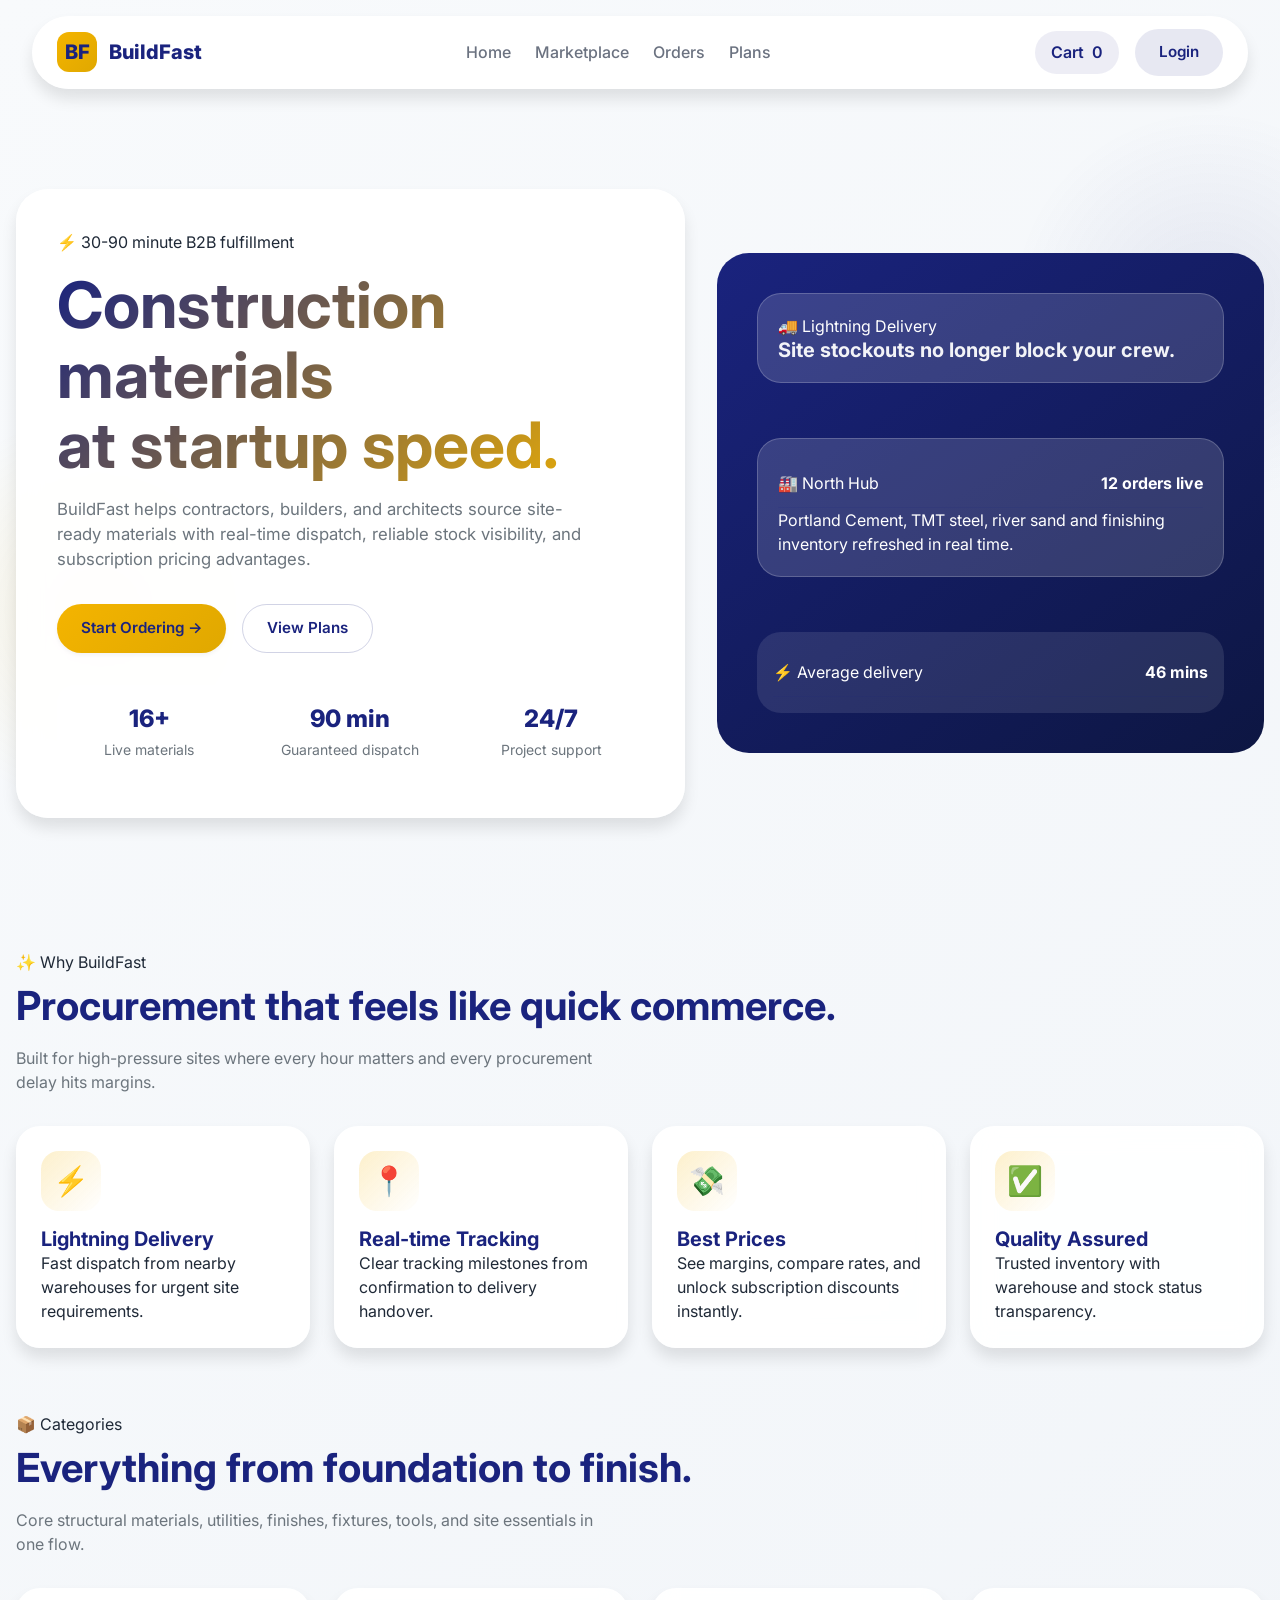
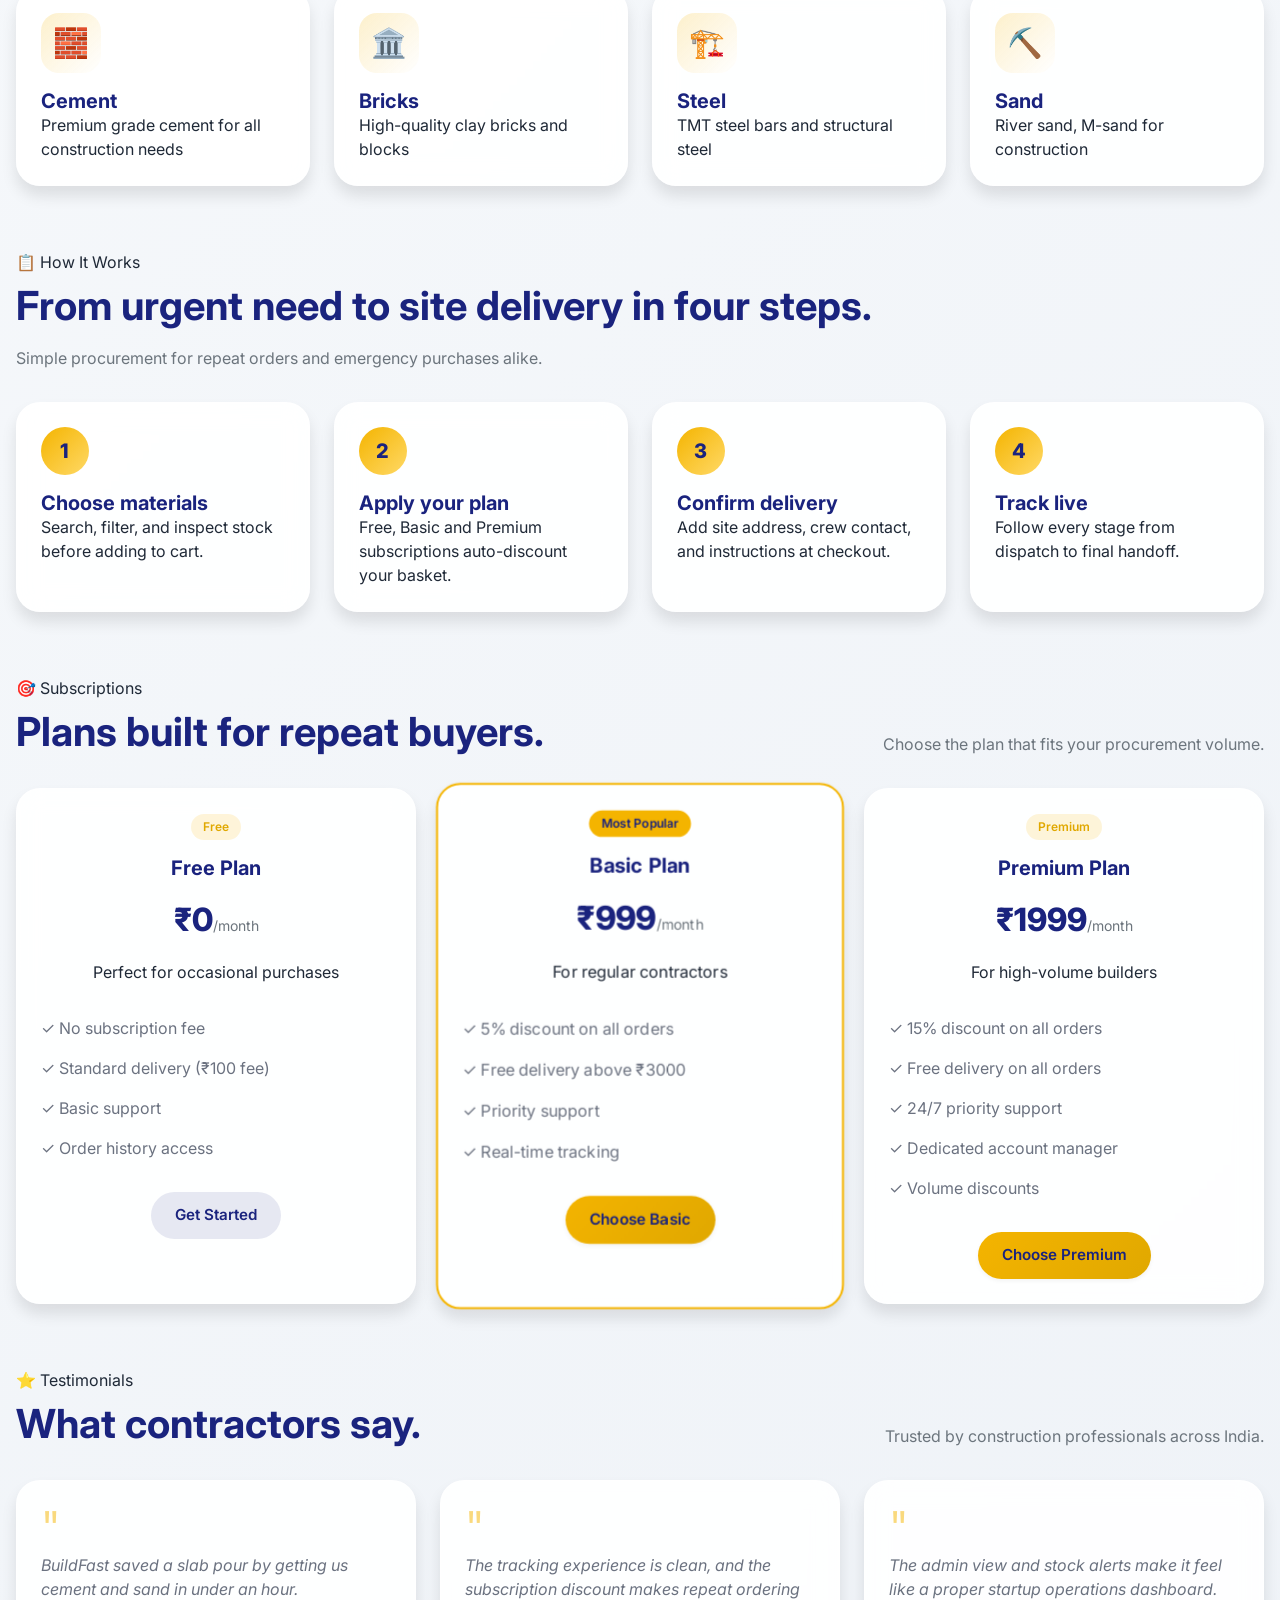
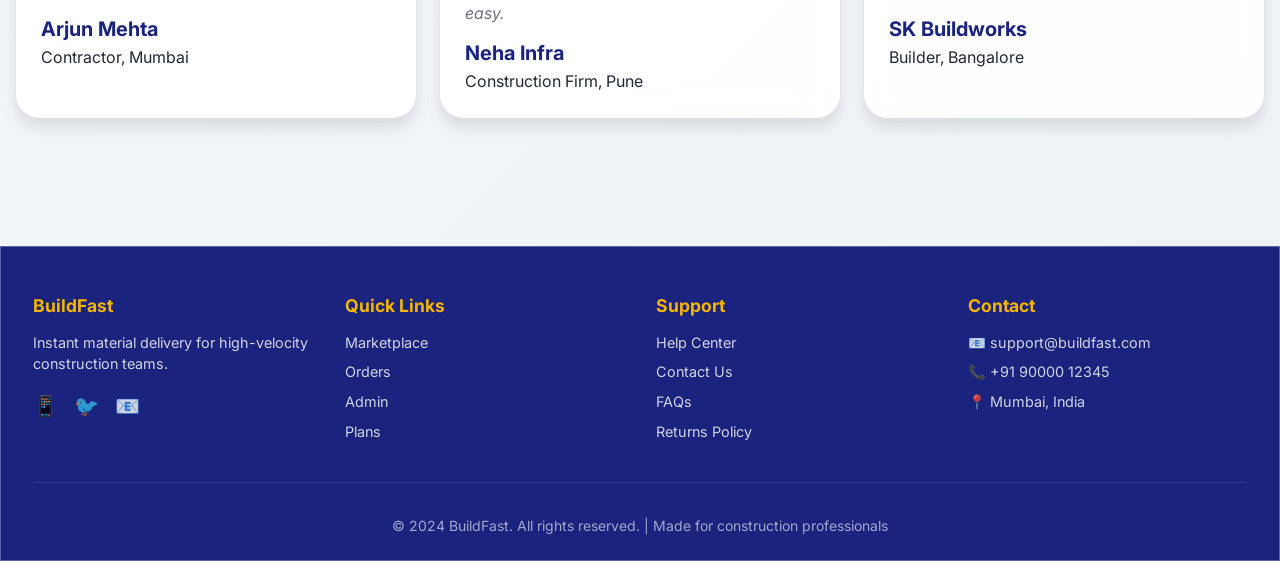
<file: index.html>
<!DOCTYPE html>
<html lang="en">

<head>
  <meta charset="UTF-8" />
  <meta name="viewport" content="width=device-width, initial-scale=1.0" />
  <title>BuildFast | Instant Construction Material Delivery</title>
  <link rel="stylesheet" href="./css/style.css" />
  <link href="https://fonts.googleapis.com/css2?family=Inter:wght@300;400;500;600;700;800&display=swap"
    rel="stylesheet">
</head>

<body class="page-shell">
  <header class="site-header" data-site-header></header>

  <main>
    <!-- Hero Section with Enhanced Animation -->
    <section class="hero">
      <div class="hero-card glass-card" data-parallax>
        <div class="pill pulse-animation">⚡ 30-90 minute B2B fulfillment</div>
        <h1 class="gradient-text">Construction materials <br>at startup speed.</h1>
        <p>BuildFast helps contractors, builders, and architects source site-ready materials with real-time dispatch,
          reliable stock visibility, and subscription pricing advantages.</p>
        <div class="hero-actions">
          <a class="btn btn-primary btn-glow" href="./marketplace.html">Start Ordering →</a>
          <a class="btn btn-outline" href="#plans">View Plans</a>
        </div>
        <div class="hero-stats">
          <div class="metric stat-hover"><strong>16+</strong><span>Live materials</span></div>
          <div class="metric stat-hover"><strong>90 min</strong><span>Guaranteed dispatch</span></div>
          <div class="metric stat-hover"><strong>24/7</strong><span>Project support</span></div>
        </div>
      </div>
      <div class="hero-visual">
        <div class="floating-card floating-card-1">
          <div class="pill">🚚 Lightning Delivery</div>
          <h3>Site stockouts no longer block your crew.</h3>
        </div>
        <div class="floating-card floating-card-2">
          <div class="summary-row"><span>🏭 North Hub</span><strong>12 orders live</strong></div>
          <p>Portland Cement, TMT steel, river sand and finishing inventory refreshed in real time.</p>
        </div>
        <div class="delivery-stats">
          <div class="summary-row">
            <span>⚡ Average delivery</span>
            <strong class="highlight">46 mins</strong>
          </div>
        </div>
      </div>
    </section>

    <!-- Features Section -->
    <div class="section-head">
      <div>
        <div class="pill">✨ Why BuildFast</div>
        <h2>Procurement that feels like quick commerce.</h2>
      </div>
      <p>Built for high-pressure sites where every hour matters and every procurement delay hits margins.</p>
    </div>
    <section class="grid-4">
      <article class="feature-card glass-card" data-tilt>
        <div class="feature-icon">⚡</div>
        <h3>Lightning Delivery</h3>
        <p>Fast dispatch from nearby warehouses for urgent site requirements.</p>
      </article>
      <article class="feature-card glass-card" data-tilt>
        <div class="feature-icon">📍</div>
        <h3>Real-time Tracking</h3>
        <p>Clear tracking milestones from confirmation to delivery handover.</p>
      </article>
      <article class="feature-card glass-card" data-tilt>
        <div class="feature-icon">💸</div>
        <h3>Best Prices</h3>
        <p>See margins, compare rates, and unlock subscription discounts instantly.</p>
      </article>
      <article class="feature-card glass-card" data-tilt>
        <div class="feature-icon">✅</div>
        <h3>Quality Assured</h3>
        <p>Trusted inventory with warehouse and stock status transparency.</p>
      </article>
    </section>

    <!-- Categories Section -->
    <div class="section-head">
      <div>
        <div class="pill">📦 Categories</div>
        <h2>Everything from foundation to finish.</h2>
      </div>
      <p>Core structural materials, utilities, finishes, fixtures, tools, and site essentials in one flow.</p>
    </div>
    <section class="grid-4">
      <article class="category-card glass-card hover-lift">
        <div class="category-icon">🧱</div>
        <h3>Cement</h3>
        <p>Premium grade cement for all construction needs</p>
      </article>
      <article class="category-card glass-card hover-lift">
        <div class="category-icon">🏛️</div>
        <h3>Bricks</h3>
        <p>High-quality clay bricks and blocks</p>
      </article>
      <article class="category-card glass-card hover-lift">
        <div class="category-icon">🏗️</div>
        <h3>Steel</h3>
        <p>TMT steel bars and structural steel</p>
      </article>
      <article class="category-card glass-card hover-lift">
        <div class="category-icon">⛏️</div>
        <h3>Sand</h3>
        <p>River sand, M-sand for construction</p>
      </article>
    </section>

    <!-- How It Works Section -->
    <div class="section-head">
      <div>
        <div class="pill">📋 How It Works</div>
        <h2>From urgent need to site delivery in four steps.</h2>
      </div>
      <p>Simple procurement for repeat orders and emergency purchases alike.</p>
    </div>
    <section class="grid-4">
      <article class="step-card glass-card">
        <div class="step-index">1</div>
        <h3>Choose materials</h3>
        <p>Search, filter, and inspect stock before adding to cart.</p>
      </article>
      <article class="step-card glass-card">
        <div class="step-index">2</div>
        <h3>Apply your plan</h3>
        <p>Free, Basic and Premium subscriptions auto-discount your basket.</p>
      </article>
      <article class="step-card glass-card">
        <div class="step-index">3</div>
        <h3>Confirm delivery</h3>
        <p>Add site address, crew contact, and instructions at checkout.</p>
      </article>
      <article class="step-card glass-card">
        <div class="step-index">4</div>
        <h3>Track live</h3>
        <p>Follow every stage from dispatch to final handoff.</p>
      </article>
    </section>

    <!-- Subscription Plans with Free Tier -->
    <div class="section-head" id="plans">
      <div>
        <div class="pill">🎯 Subscriptions</div>
        <h2>Plans built for repeat buyers.</h2>
      </div>
      <p>Choose the plan that fits your procurement volume.</p>
    </div>
    <section class="grid-3 plan-grid">
      <article class="plan-card glass-card">
        <div class="plan-badge">Free</div>
        <h3>Free Plan</h3>
        <div class="plan-price">₹0<span>/month</span></div>
        <p>Perfect for occasional purchases</p>
        <ul class="plan-features">
          <li>✓ No subscription fee</li>
          <li>✓ Standard delivery (₹100 fee)</li>
          <li>✓ Basic support</li>
          <li>✓ Order history access</li>
        </ul>
        <a class="btn btn-secondary" href="./signup.html">Get Started</a>
      </article>

      <article class="plan-card glass-card popular">
        <div class="plan-badge popular-badge">Most Popular</div>
        <h3>Basic Plan</h3>
        <div class="plan-price">₹999<span>/month</span></div>
        <p>For regular contractors</p>
        <ul class="plan-features">
          <li>✓ 5% discount on all orders</li>
          <li>✓ Free delivery above ₹3000</li>
          <li>✓ Priority support</li>
          <li>✓ Real-time tracking</li>
        </ul>
        <a class="btn btn-primary" href="./signup.html">Choose Basic</a>
      </article>

      <article class="plan-card glass-card">
        <div class="plan-badge">Premium</div>
        <h3>Premium Plan</h3>
        <div class="plan-price">₹1999<span>/month</span></div>
        <p>For high-volume builders</p>
        <ul class="plan-features">
          <li>✓ 15% discount on all orders</li>
          <li>✓ Free delivery on all orders</li>
          <li>✓ 24/7 priority support</li>
          <li>✓ Dedicated account manager</li>
          <li>✓ Volume discounts</li>
        </ul>
        <a class="btn btn-primary" href="./signup.html">Choose Premium</a>
      </article>
    </section>

    <!-- Testimonials Section -->
    <div class="section-head">
      <div>
        <div class="pill">⭐ Testimonials</div>
        <h2>What contractors say.</h2>
      </div>
      <p>Trusted by construction professionals across India.</p>
    </div>
    <section class="grid-3">
      <article class="testimonial-card glass-card">
        <div class="testimonial-quote">"</div>
        <p>BuildFast saved a slab pour by getting us cement and sand in under an hour.</p>
        <h3>Arjun Mehta</h3>
        <span class="muted">Contractor, Mumbai</span>
      </article>
      <article class="testimonial-card glass-card">
        <div class="testimonial-quote">"</div>
        <p>The tracking experience is clean, and the subscription discount makes repeat ordering easy.</p>
        <h3>Neha Infra</h3>
        <span class="muted">Construction Firm, Pune</span>
      </article>
      <article class="testimonial-card glass-card">
        <div class="testimonial-quote">"</div>
        <p>The admin view and stock alerts make it feel like a proper startup operations dashboard.</p>
        <h3>SK Buildworks</h3>
        <span class="muted">Builder, Bangalore</span>
      </article>
    </section>
  </main>

  <footer class="footer">
    <div class="footer-content">
      <div class="footer-section">
        <h3>BuildFast</h3>
        <p>Instant material delivery for high-velocity construction teams.</p>
        <div class="social-links">
          <a href="#">📱</a>
          <a href="#">🐦</a>
          <a href="#">📧</a>
        </div>
      </div>
      <div class="footer-section">
        <h3>Quick Links</h3>
        <a href="./marketplace.html">Marketplace</a>
        <a href="./orders.html">Orders</a>
        <a href="./admin.html">Admin</a>
        <a href="#plans">Plans</a>
      </div>
      <div class="footer-section">
        <h3>Support</h3>
        <a href="#">Help Center</a>
        <a href="#">Contact Us</a>
        <a href="#">FAQs</a>
        <a href="#">Returns Policy</a>
      </div>
      <div class="footer-section">
        <h3>Contact</h3>
        <p>📧 support@buildfast.com</p>
        <p>📞 +91 90000 12345</p>
        <p>📍 Mumbai, India</p>
      </div>
    </div>
    <div class="footer-bottom">
      <p>&copy; 2024 BuildFast. All rights reserved. | Made for construction professionals</p>
    </div>
  </footer>

  <script type="module">
    import { bootstrapPage, attachParallax, initTiltCards } from "./js/app.js";
    bootstrapPage();
    attachParallax();
    initTiltCards();
  </script>
</body>

</html>
</file>
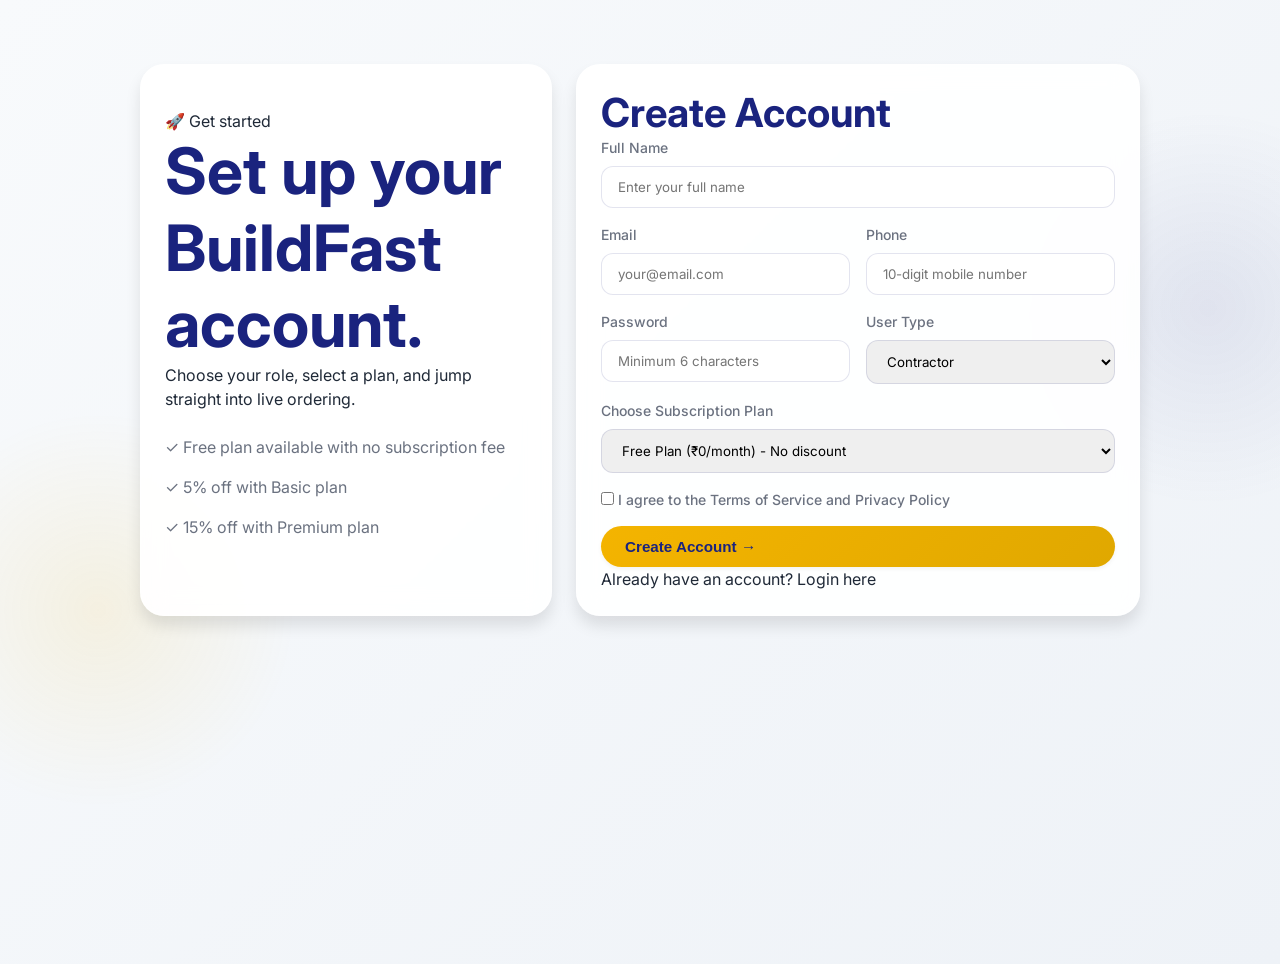
<file: admin.html>
<!DOCTYPE html>
<html lang="en">
<head>
  <meta charset="UTF-8" />
  <meta name="viewport" content="width=device-width, initial-scale=1.0" />
  <title>BuildFast | Admin Dashboard</title>
  <link rel="stylesheet" href="./css/style.css" />
</head>
<body class="page-shell">
  <header class="site-header" data-site-header></header>
  <main>
    <div class="section-head">
      <div><div class="pill">Admin Dashboard</div><h2>Revenue, inventory, and dispatch control.</h2></div>
      <p>Analytics update from local order data and inventory changes persist via localStorage.</p>
    </div>
    <section class="stats-grid" data-admin-stats></section>

    <div class="section-head">
      <div><h2>7 Day Revenue Trend</h2></div>
      <p>Quick bar visualization of recent sales activity.</p>
    </div>
    <section class="checkout-card glass-card">
      <div class="chart-bars" data-chart></div>
    </section>

    <div class="section-head">
      <div><h2>Best Selling Materials</h2></div>
      <p>Top movers by quantity and revenue.</p>
    </div>
    <section class="checkout-card glass-card" data-best-selling></section>

    <div class="section-head">
      <div><h2>Inventory</h2></div>
      <button class="btn btn-primary" data-add-material>Add New Material</button>
    </div>
    <section class="admin-table glass-card">
      <table>
        <thead><tr><th>ID</th><th>Name</th><th>Category</th><th>Price</th><th>Cost</th><th>Margin</th><th>Stock</th><th>Actions</th></tr></thead>
        <tbody data-inventory-body></tbody>
      </table>
    </section>

    <div class="section-head">
      <div><h2>Orders Management</h2></div>
      <p>Update order status from the operations console.</p>
    </div>
    <section class="admin-table glass-card">
      <table>
        <thead><tr><th>Order ID</th><th>Customer</th><th>Date</th><th>Total</th><th>Status</th></tr></thead>
        <tbody data-orders-body></tbody>
      </table>
    </section>
  </main>
  <script type="module" src="./js/admin.js"></script>
</body>
</html>
</file>
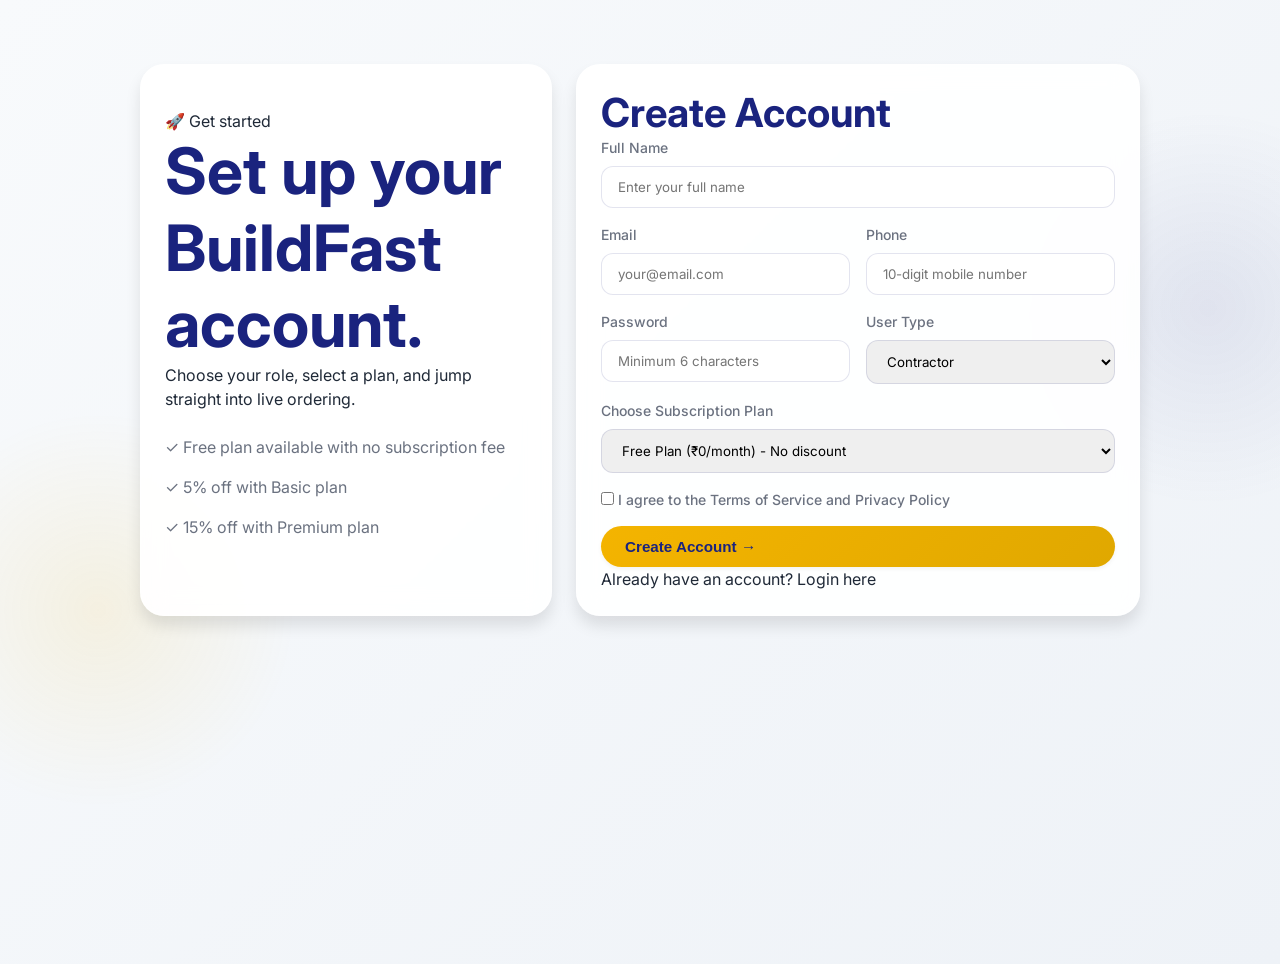
<file: cart.html>
<!DOCTYPE html>
<html lang="en">
<head>
  <meta charset="UTF-8" />
  <meta name="viewport" content="width=device-width, initial-scale=1.0" />
  <title>BuildFast | Cart</title>
  <link rel="stylesheet" href="./css/style.css" />
</head>
<body class="page-shell">
  <header class="site-header" data-site-header></header>
  <main>
    <div class="section-head">
      <div><div class="pill">Cart & Checkout</div><h2>Review your dispatch basket.</h2></div>
      <p>Free delivery above ₹5000. Subscription discounts are applied automatically.</p>
    </div>
    <section class="split-layout">
      <div class="checkout-card glass-card">
        <div class="cart-list" data-cart-list></div>
      </div>
      <aside class="checkout-card glass-card">
        <h3>Order Summary</h3>
        <div class="invoice-list" data-cart-summary></div>
        <h3>Checkout</h3>
        <form class="form-grid" data-checkout-form>
          <div class="form-field full"><label>Full Name</label><input name="fullName" required /></div>
          <div class="form-field"><label>Phone</label><input name="phone" required /></div>
          <div class="form-field"><label>City</label><input name="city" required /></div>
          <div class="form-field full"><label>Address</label><textarea name="address" required></textarea></div>
          <div class="form-field"><label>Pincode</label><input name="pincode" required /></div>
          <div class="form-field"><label>Special Instructions</label><input name="instructions" /></div>
          <div class="form-field full"><button class="btn btn-primary" type="submit">Place Order</button></div>
        </form>
      </aside>
    </section>
  </main>
  <script type="module" src="./js/cart.js"></script>
</body>
</html>
</file>
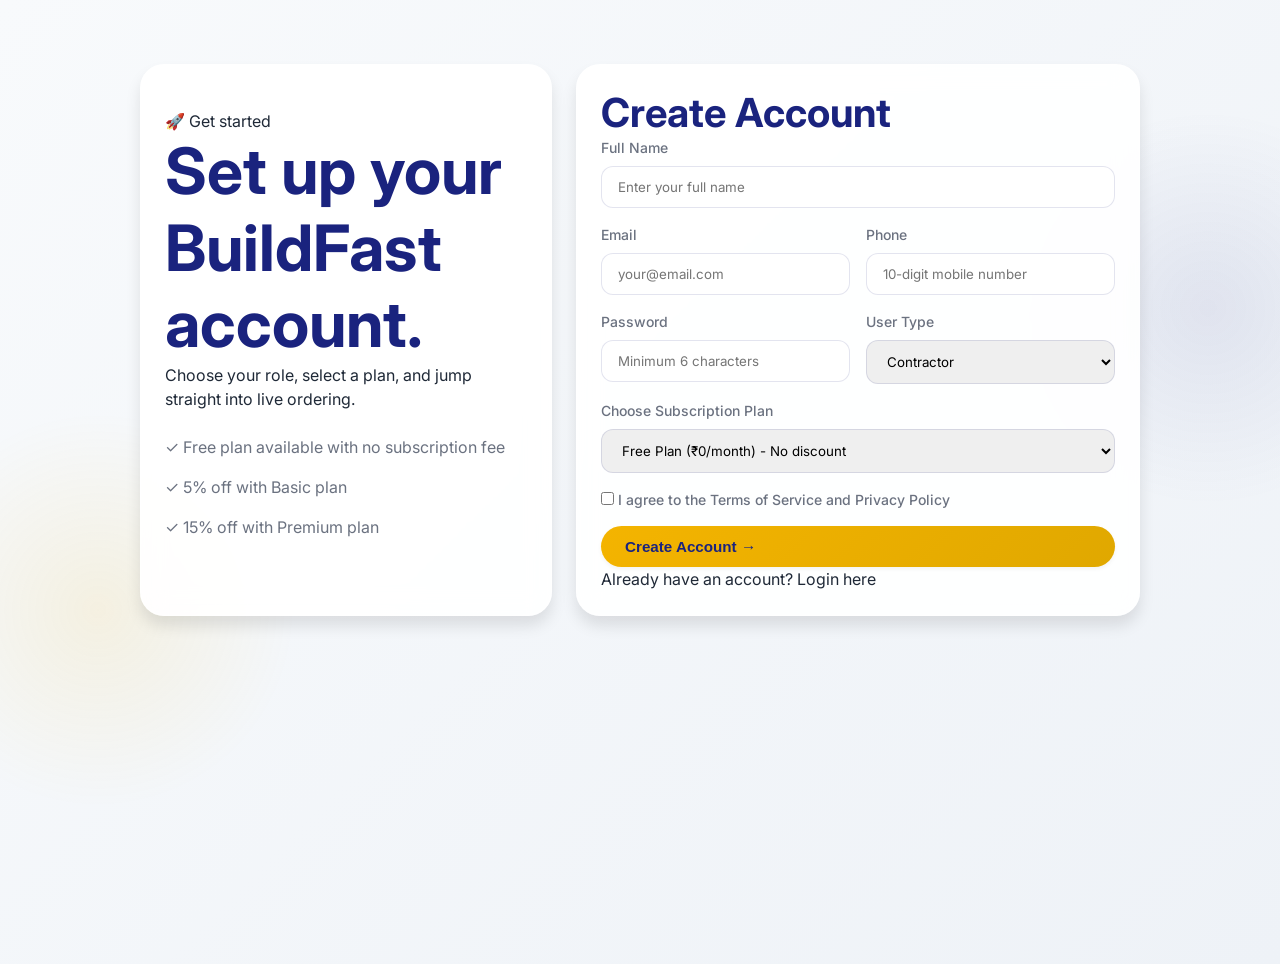
<file: login.html>
<!DOCTYPE html>
<html lang="en">

<head>
  <meta charset="UTF-8" />
  <meta name="viewport" content="width=device-width, initial-scale=1.0" />
  <title>BuildFast | Sign Up</title>
  <link rel="stylesheet" href="./css/style.css" />
  <link href="https://fonts.googleapis.com/css2?family=Inter:wght@300;400;500;600;700;800&display=swap"
    rel="stylesheet">
</head>

<body class="page-shell">
  <div class="auth-wrap">
    <section class="auth-panel glass-card">
      <div class="pill">🚀 Get started</div>
      <h1>Set up your BuildFast account.</h1>
      <p class="muted">Choose your role, select a plan, and jump straight into live ordering.</p>
      <div class="plan-features" style="margin-top: 1rem;">
        <li>✓ Free plan available with no subscription fee</li>
        <li>✓ 5% off with Basic plan</li>
        <li>✓ 15% off with Premium plan</li>
      </div>
    </section>
    <section class="auth-panel glass-card">
      <h2>Create Account</h2>
      <form data-signup-form class="form-grid">
        <div class="form-field full"><label>Full Name</label><input name="fullName" required
            placeholder="Enter your full name" /></div>
        <div class="form-field"><label>Email</label><input type="email" name="email" required
            placeholder="your@email.com" /></div>
        <div class="form-field"><label>Phone</label><input name="phone" required placeholder="10-digit mobile number" />
        </div>
        <div class="form-field"><label>Password</label><input type="password" name="password" minlength="6" required
            placeholder="Minimum 6 characters" /></div>
        <div class="form-field"><label>User Type</label>
          <select name="userType">
            <option value="contractor">Contractor</option>
            <option value="builder">Builder</option>
            <option value="architect">Architect</option>
          </select>
        </div>
        <div class="form-field full"><label>Choose Subscription Plan</label>
          <select name="subscription">
            <option value="free">Free Plan (₹0/month) - No discount</option>
            <option value="basic">Basic Plan (₹999/month) - 5% discount</option>
            <option value="premium">Premium Plan (₹1999/month) - 15% discount</option>
          </select>
        </div>
        <div class="form-field full">
          <label class="checkbox-label">
            <input type="checkbox" required> I agree to the Terms of Service and Privacy Policy
          </label>
        </div>
        <div class="form-field full"><button class="btn btn-primary" type="submit">Create Account →</button>
        </div>
      </form>
      <p class="muted">Already have an account? <a href="./login.html">Login here</a></p>
    </section>
  </div>
  <script type="module">
    import { mountSignup } from "./js/auth.js";
    mountSignup();
  </script>
</body>

</html>
</file>
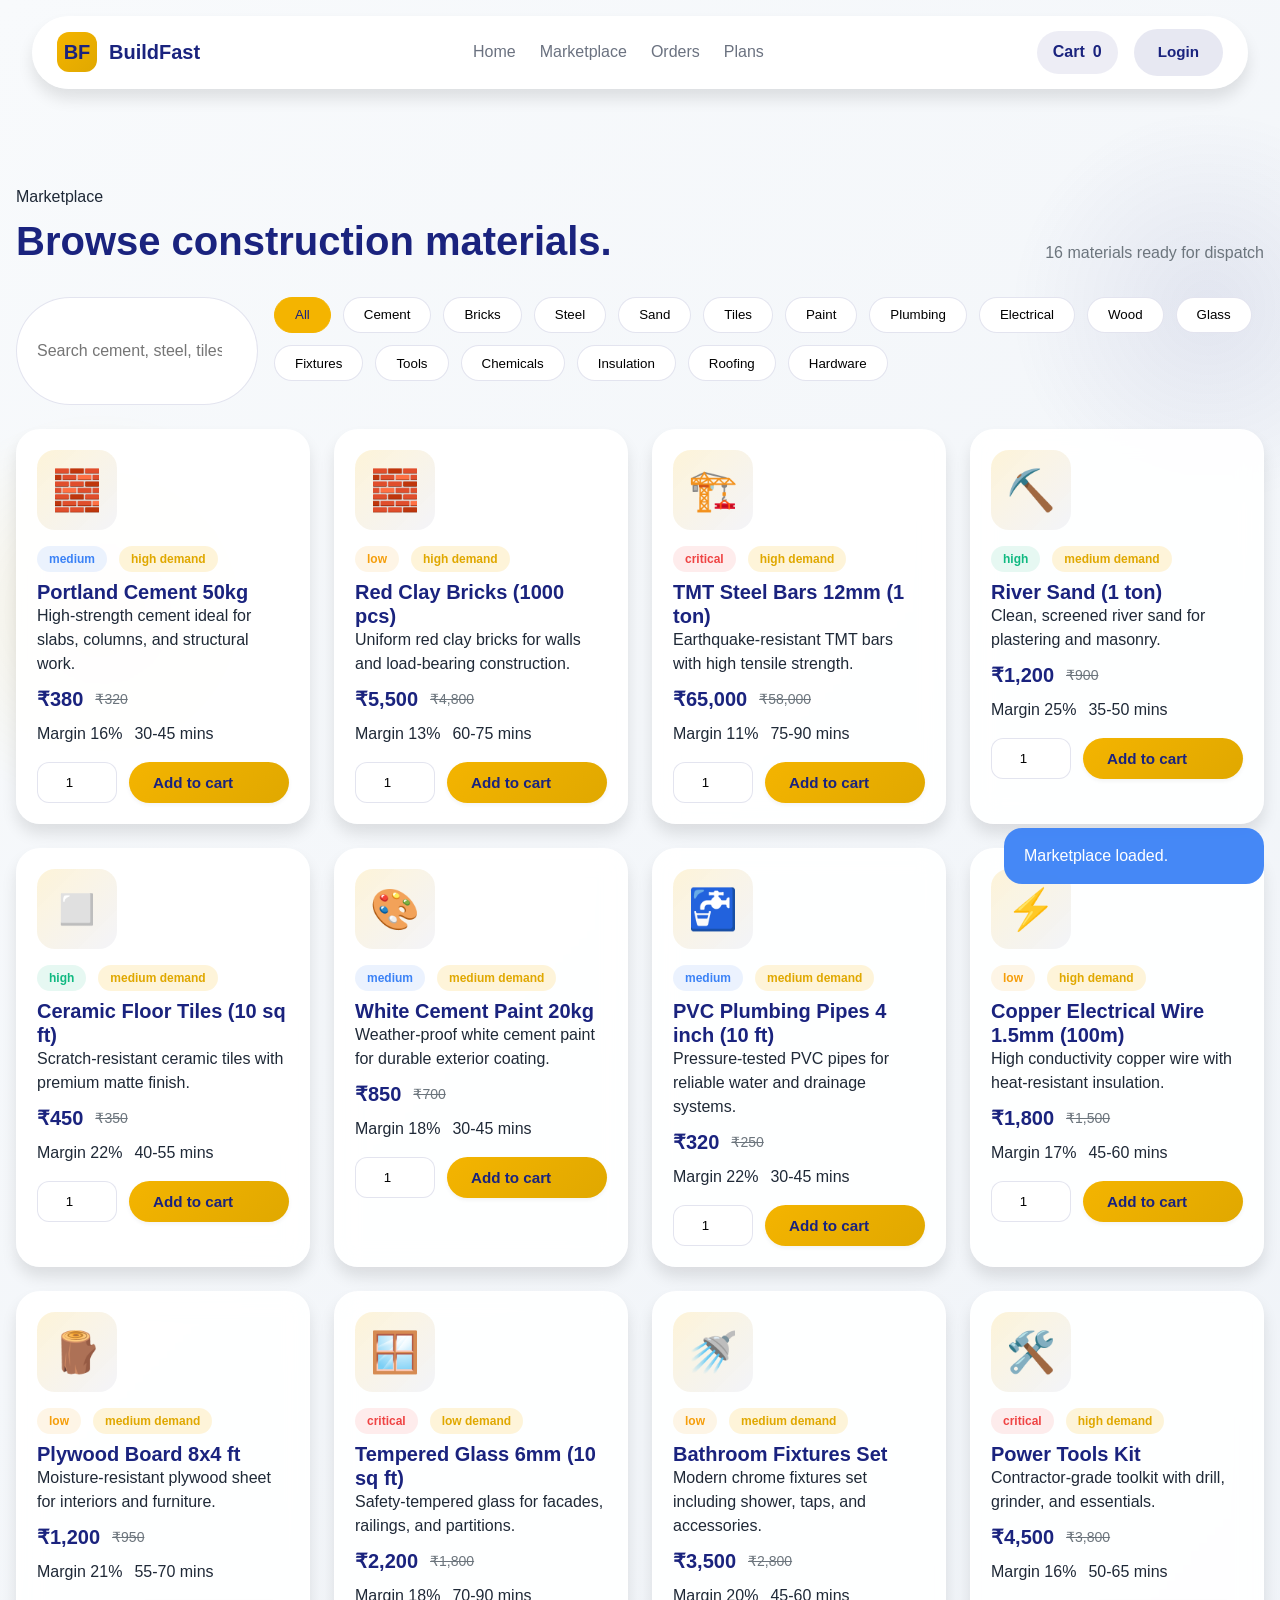
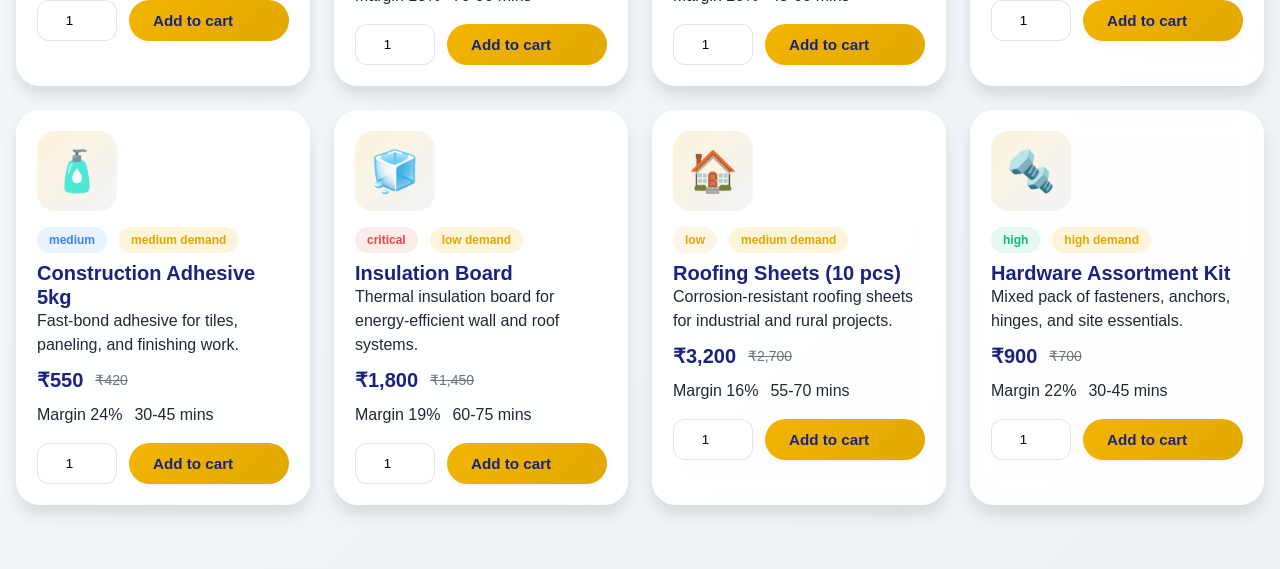
<file: marketplace.html>
<!DOCTYPE html>
<html lang="en">
<head>
  <meta charset="UTF-8" />
  <meta name="viewport" content="width=device-width, initial-scale=1.0" />
  <title>BuildFast | Marketplace</title>
  <link rel="stylesheet" href="./css/style.css" />
</head>
<body class="page-shell">
  <header class="site-header" data-site-header></header>
  <main>
    <div class="section-head">
      <div><div class="pill">Marketplace</div><h2>Browse construction materials.</h2></div>
      <p data-result-count>Loading materials...</p>
    </div>
    <section class="market-toolbar">
      <input class="search-input" type="search" data-search placeholder="Search cement, steel, tiles, tools..." />
      <div class="chip-row" data-category-chips></div>
    </section>
    <section class="product-grid" data-product-grid></section>
  </main>
  <script type="module" src="./js/marketplace.js"></script>
</body>
</html>
</file>
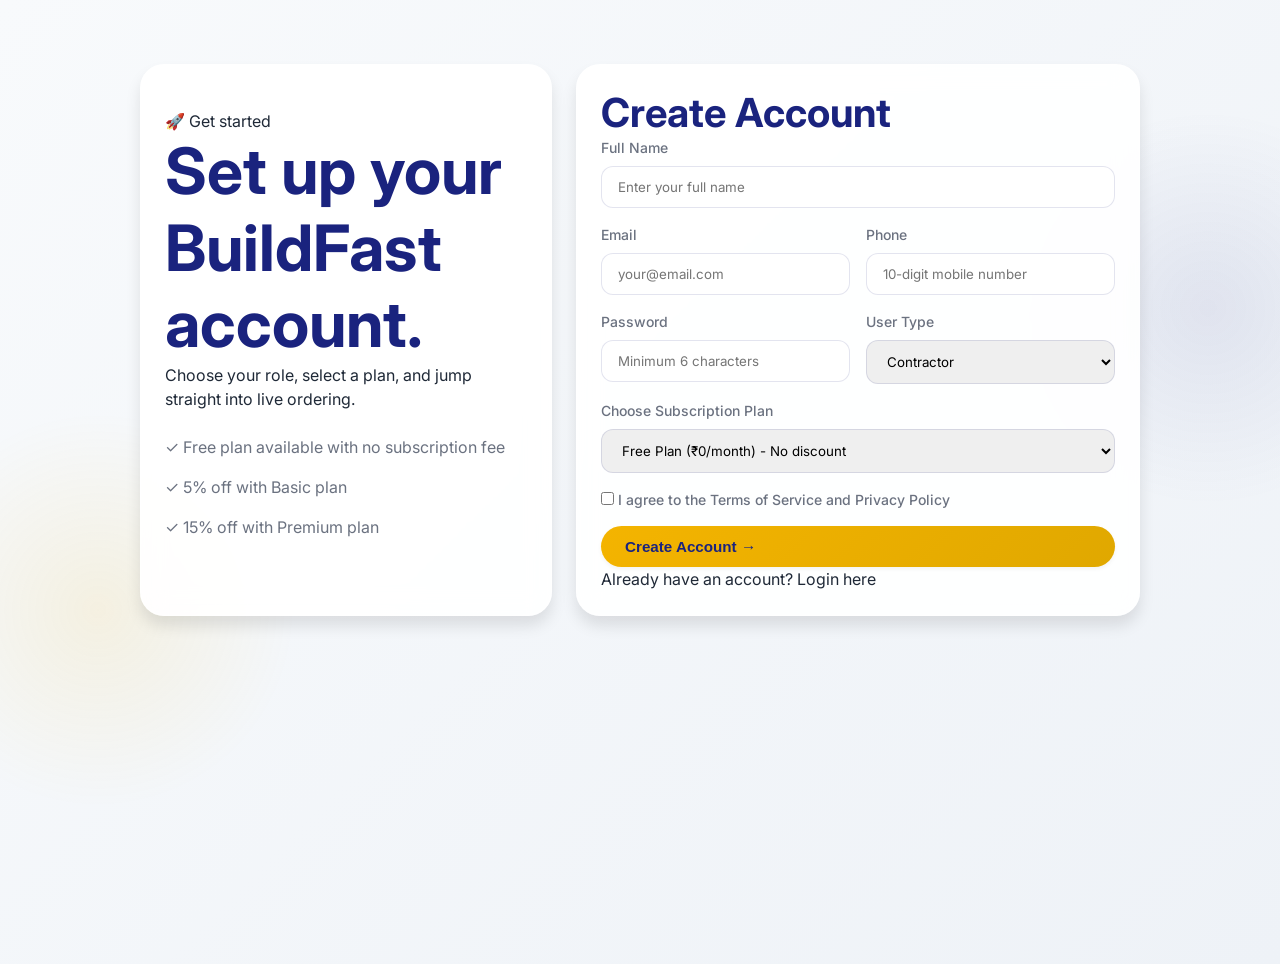
<file: orders.html>
<!DOCTYPE html>
<html lang="en">
<head>
  <meta charset="UTF-8" />
  <meta name="viewport" content="width=device-width, initial-scale=1.0" />
  <title>BuildFast | Orders</title>
  <link rel="stylesheet" href="./css/style.css" />
</head>
<body class="page-shell">
  <header class="site-header" data-site-header></header>
  <main>
    <div class="section-head">
      <div><div class="pill">Order History</div><h2>Review every dispatched order.</h2></div>
      <p>Filter by status, inspect item breakdowns, track progress, and generate invoices.</p>
    </div>
    <section class="order-toolbar">
      <div class="status-tabs" data-status-tabs>
        <button class="status-tab active" data-status="all">All</button>
        <button class="status-tab" data-status="confirmed">Confirmed</button>
        <button class="status-tab" data-status="processing">Processing</button>
        <button class="status-tab" data-status="out-for-delivery">Out for Delivery</button>
        <button class="status-tab" data-status="delivered">Delivered</button>
      </div>
    </section>
    <section class="orders-grid" data-orders-list></section>
  </main>
  <script type="module" src="./js/orders.js"></script>
</body>
</html>
</file>
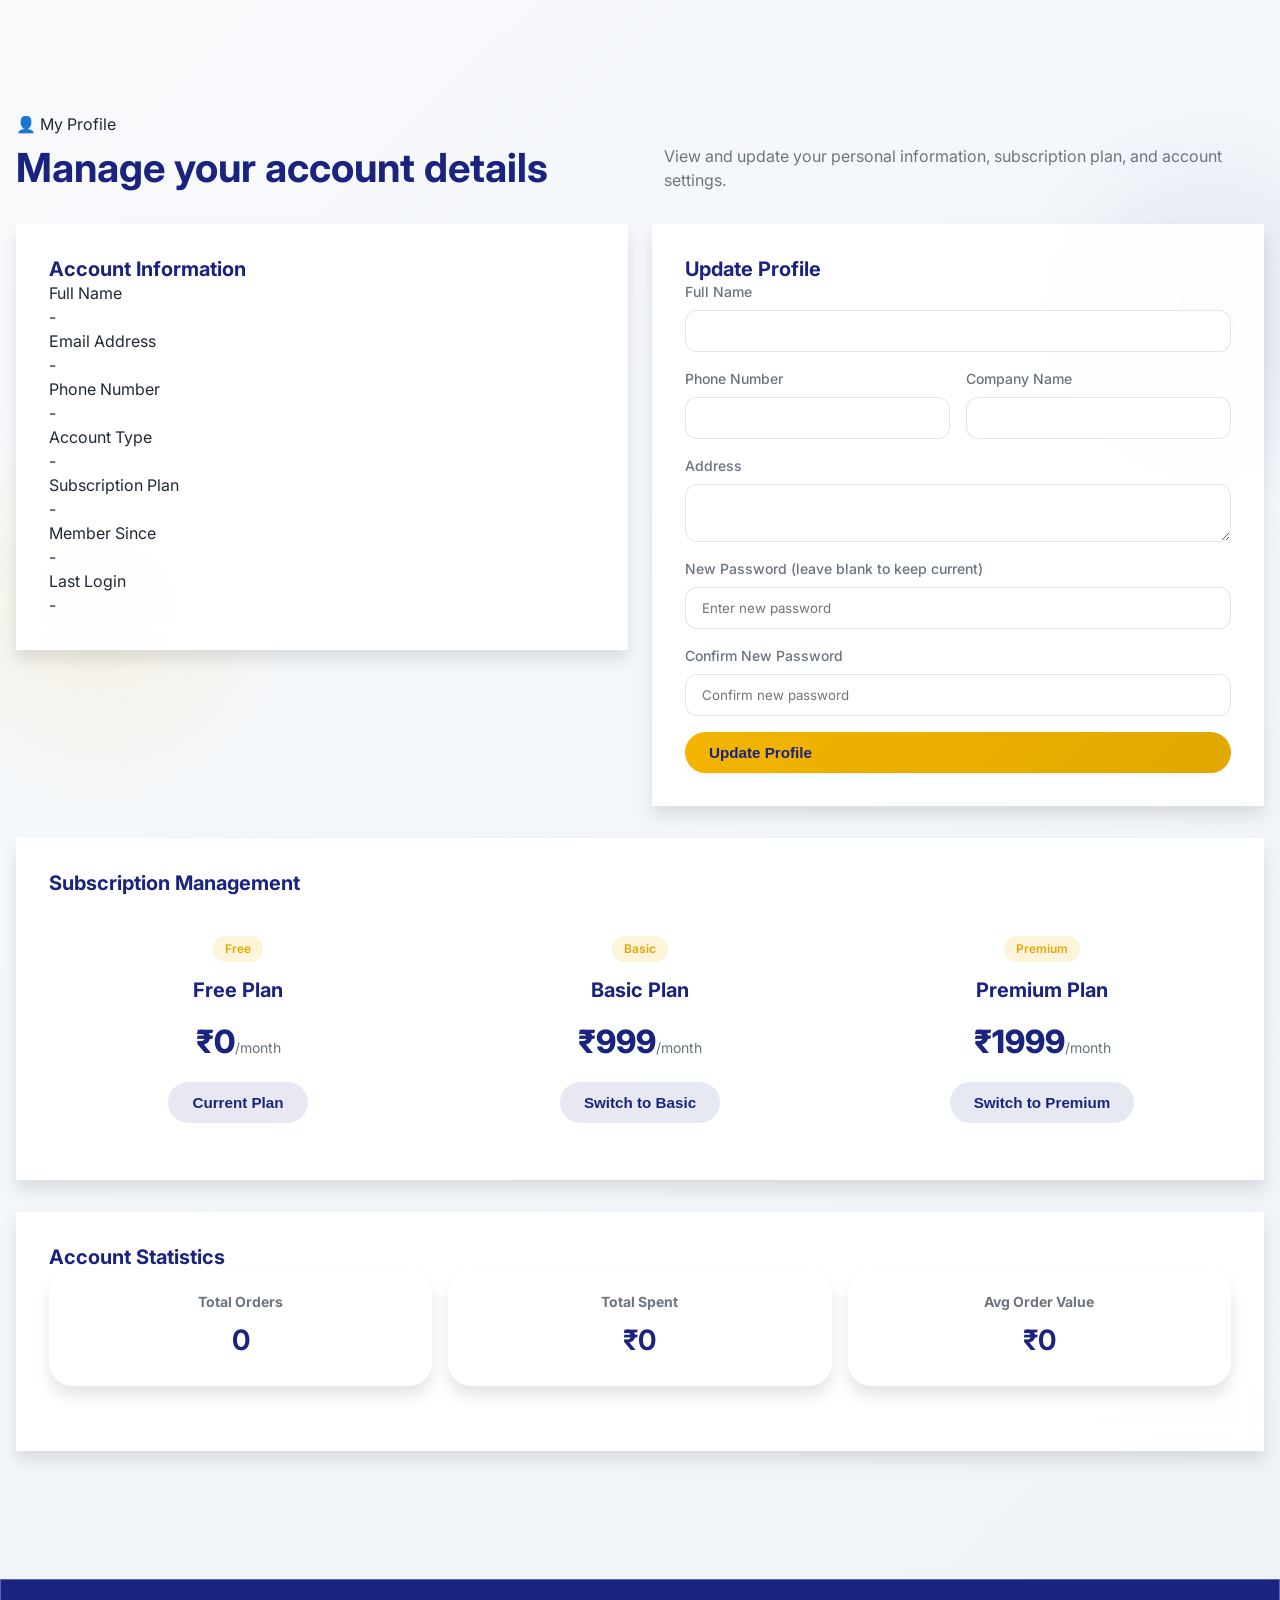
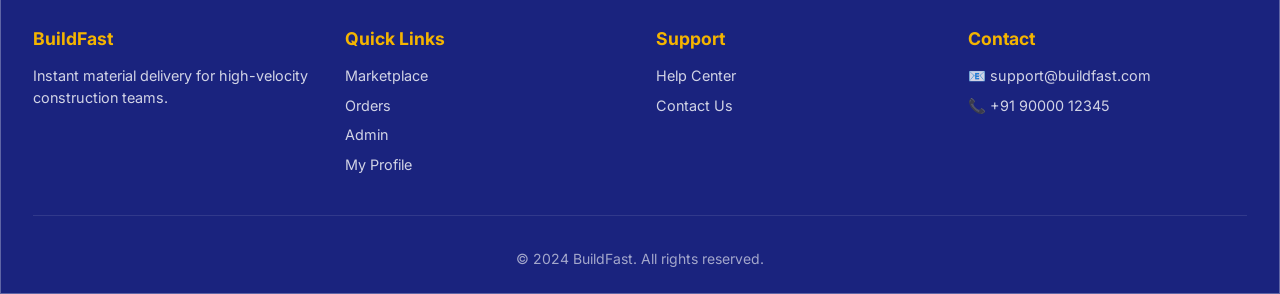
<file: profile.html>
<!DOCTYPE html>
<html lang="en">

<head>
    <meta charset="UTF-8" />
    <meta name="viewport" content="width=device-width, initial-scale=1.0" />
    <title>BuildFast | My Profile</title>
    <link rel="stylesheet" href="./css/style.css" />
    <link href="https://fonts.googleapis.com/css2?family=Inter:wght@300;400;500;600;700;800&display=swap"
        rel="stylesheet">
</head>

<body class="page-shell">
    <header class="site-header" data-site-header></header>

    <main>
        <div class="section-head">
            <div>
                <div class="pill">👤 My Profile</div>
                <h2>Manage your account details</h2>
            </div>
            <p>View and update your personal information, subscription plan, and account settings.</p>
        </div>

        <div class="split-layout" style="grid-template-columns: 1fr 1fr;">
            <div class="glass-card" style="padding: 2rem;">
                <h3>Account Information</h3>
                <div id="profileInfo">
                    <div class="profile-detail">
                        <label>Full Name</label>
                        <p id="profileName">-</p>
                    </div>
                    <div class="profile-detail">
                        <label>Email Address</label>
                        <p id="profileEmail">-</p>
                    </div>
                    <div class="profile-detail">
                        <label>Phone Number</label>
                        <p id="profilePhone">-</p>
                    </div>
                    <div class="profile-detail">
                        <label>Account Type</label>
                        <p id="profileType">-</p>
                    </div>
                    <div class="profile-detail">
                        <label>Subscription Plan</label>
                        <p id="profilePlan">-</p>
                    </div>
                    <div class="profile-detail">
                        <label>Member Since</label>
                        <p id="profileSince">-</p>
                    </div>
                    <div class="profile-detail">
                        <label>Last Login</label>
                        <p id="profileLastLogin">-</p>
                    </div>
                </div>
            </div>

            <div class="glass-card" style="padding: 2rem;">
                <h3>Update Profile</h3>
                <form id="updateProfileForm" class="form-grid">
                    <div class="form-field full">
                        <label>Full Name</label>
                        <input type="text" id="updateName" required>
                    </div>
                    <div class="form-field">
                        <label>Phone Number</label>
                        <input type="tel" id="updatePhone" required>
                    </div>
                    <div class="form-field">
                        <label>Company Name</label>
                        <input type="text" id="updateCompany">
                    </div>
                    <div class="form-field full">
                        <label>Address</label>
                        <textarea id="updateAddress" rows="2"></textarea>
                    </div>
                    <div class="form-field full">
                        <label>New Password (leave blank to keep current)</label>
                        <input type="password" id="updatePassword" placeholder="Enter new password">
                    </div>
                    <div class="form-field full">
                        <label>Confirm New Password</label>
                        <input type="password" id="updateConfirmPassword" placeholder="Confirm new password">
                    </div>
                    <div class="form-field full">
                        <button type="submit" class="btn btn-primary">Update Profile</button>
                    </div>
                </form>
            </div>
        </div>

        <div class="glass-card" style="padding: 2rem; margin-top: 2rem;">
            <h3>Subscription Management</h3>
            <div class="grid-3 plan-grid" style="margin-top: 1rem;">
                <div class="plan-card" data-plan="free">
                    <div class="plan-badge">Free</div>
                    <h3>Free Plan</h3>
                    <div class="plan-price">₹0<span>/month</span></div>
                    <button class="btn btn-secondary change-plan-btn" data-plan="free">Current Plan</button>
                </div>
                <div class="plan-card" data-plan="basic">
                    <div class="plan-badge">Basic</div>
                    <h3>Basic Plan</h3>
                    <div class="plan-price">₹999<span>/month</span></div>
                    <button class="btn btn-secondary change-plan-btn" data-plan="basic">Switch to Basic</button>
                </div>
                <div class="plan-card" data-plan="premium">
                    <div class="plan-badge">Premium</div>
                    <h3>Premium Plan</h3>
                    <div class="plan-price">₹1999<span>/month</span></div>
                    <button class="btn btn-secondary change-plan-btn" data-plan="premium">Switch to Premium</button>
                </div>
            </div>
        </div>

        <div class="glass-card" style="padding: 2rem; margin-top: 2rem;">
            <h3>Account Statistics</h3>
            <div class="stats-grid" id="accountStats">
                <div class="stat-card">
                    <h3>Total Orders</h3>
                    <strong id="totalOrders">0</strong>
                </div>
                <div class="stat-card">
                    <h3>Total Spent</h3>
                    <strong id="totalSpent">₹0</strong>
                </div>
                <div class="stat-card">
                    <h3>Avg Order Value</h3>
                    <strong id="avgOrderValue">₹0</strong>
                </div>
            </div>
        </div>
    </main>

    <footer class="footer">
        <div class="footer-content">
            <div class="footer-section">
                <h3>BuildFast</h3>
                <p>Instant material delivery for high-velocity construction teams.</p>
            </div>
            <div class="footer-section">
                <h3>Quick Links</h3>
                <a href="./marketplace.html">Marketplace</a>
                <a href="./orders.html">Orders</a>
                <a href="./admin.html">Admin</a>
                <a href="./profile.html">My Profile</a>
            </div>
            <div class="footer-section">
                <h3>Support</h3>
                <a href="#">Help Center</a>
                <a href="#">Contact Us</a>
            </div>
            <div class="footer-section">
                <h3>Contact</h3>
                <p>📧 support@buildfast.com</p>
                <p>📞 +91 90000 12345</p>
            </div>
        </div>
        <div class="footer-bottom">
            <p>&copy; 2024 BuildFast. All rights reserved.</p>
        </div>
    </footer>

    <script type="module" src="./js/profile.js"></script>
</body>

</html>
</file>
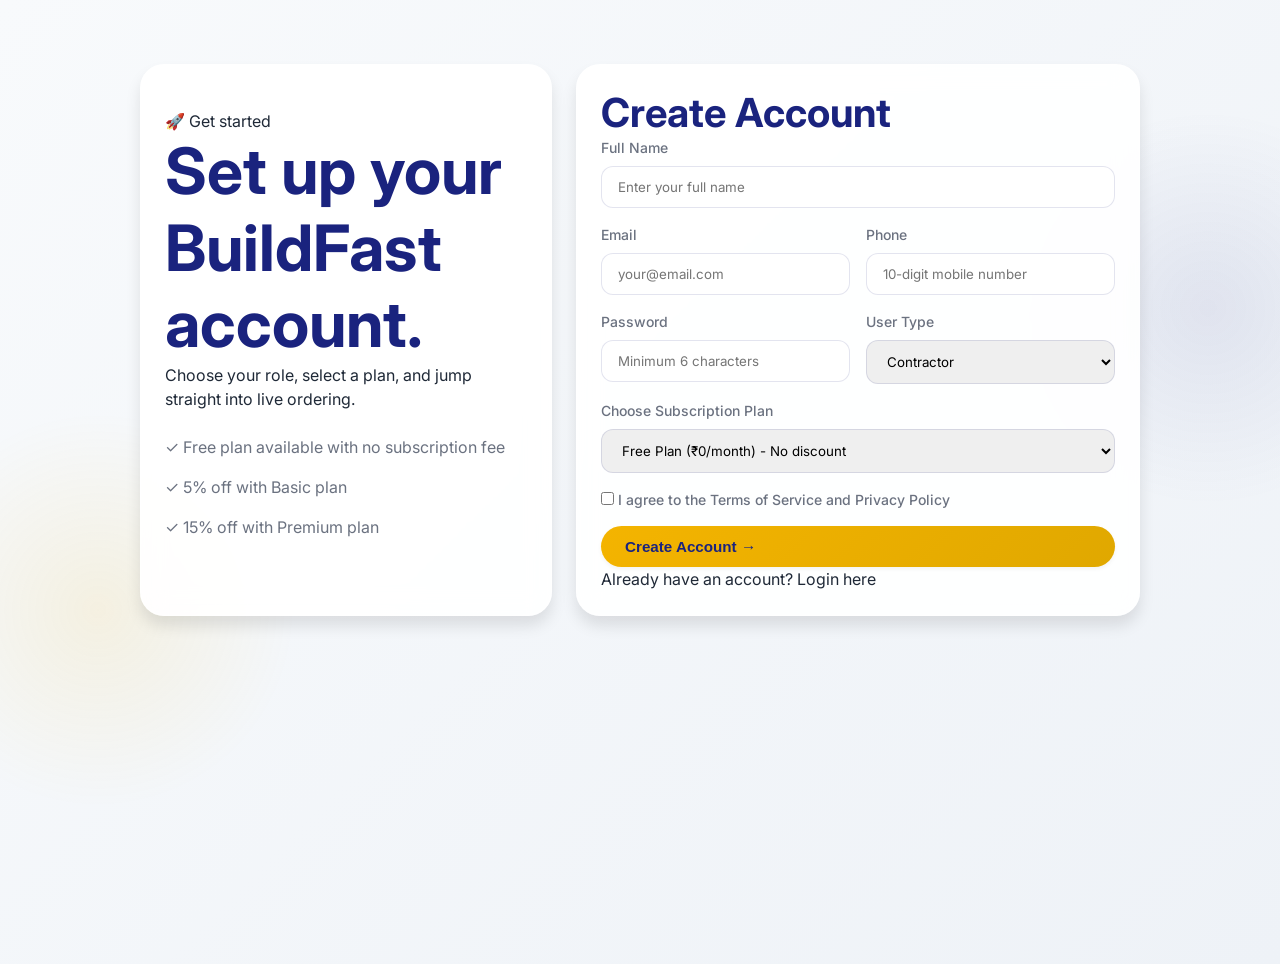
<file: signup.html>
<!DOCTYPE html>
<html lang="en">

<head>
  <meta charset="UTF-8" />
  <meta name="viewport" content="width=device-width, initial-scale=1.0" />
  <title>BuildFast | Sign Up</title>
  <link rel="stylesheet" href="./css/style.css" />
  <link href="https://fonts.googleapis.com/css2?family=Inter:wght@300;400;500;600;700;800&display=swap"
    rel="stylesheet">
</head>

<body class="page-shell">
  <div class="auth-wrap">
    <section class="auth-panel glass-card">
      <div class="pill">🚀 Get started</div>
      <h1>Set up your BuildFast account.</h1>
      <p class="muted">Choose your role, select a plan, and jump straight into live ordering.</p>
      <div class="plan-features" style="margin-top: 1rem;">
        <li>✓ Free plan available with no subscription fee</li>
        <li>✓ 5% off with Basic plan</li>
        <li>✓ 15% off with Premium plan</li>
      </div>
    </section>
    <section class="auth-panel glass-card">
      <h2>Create Account</h2>
      <form data-signup-form class="form-grid">
        <div class="form-field full"><label>Full Name</label><input name="fullName" required
            placeholder="Enter your full name" /></div>
        <div class="form-field"><label>Email</label><input type="email" name="email" required
            placeholder="your@email.com" /></div>
        <div class="form-field"><label>Phone</label><input name="phone" required placeholder="10-digit mobile number" />
        </div>
        <div class="form-field"><label>Password</label><input type="password" name="password" minlength="6" required
            placeholder="Minimum 6 characters" /></div>
        <div class="form-field"><label>User Type</label>
          <select name="userType">
            <option value="contractor">Contractor</option>
            <option value="builder">Builder</option>
            <option value="architect">Architect</option>
          </select>
        </div>
        <div class="form-field full"><label>Choose Subscription Plan</label>
          <select name="subscription">
            <option value="free">Free Plan (₹0/month) - No discount</option>
            <option value="basic">Basic Plan (₹999/month) - 5% discount</option>
            <option value="premium">Premium Plan (₹1999/month) - 15% discount</option>
          </select>
        </div>
        <div class="form-field full">
          <label class="checkbox-label">
            <input type="checkbox" required> I agree to the Terms of Service and Privacy Policy
          </label>
        </div>
        <div class="form-field full"><button class="btn btn-primary" type="submit">Create Account →</button></div>
      </form>
      <p class="muted">Already have an account? <a href="./login.html">Login here</a></p>
    </section>
  </div>
  <script type="module">
    import { mountSignup } from "./js/auth.js";
    mountSignup();
  </script>
</body>

</html>
</file>
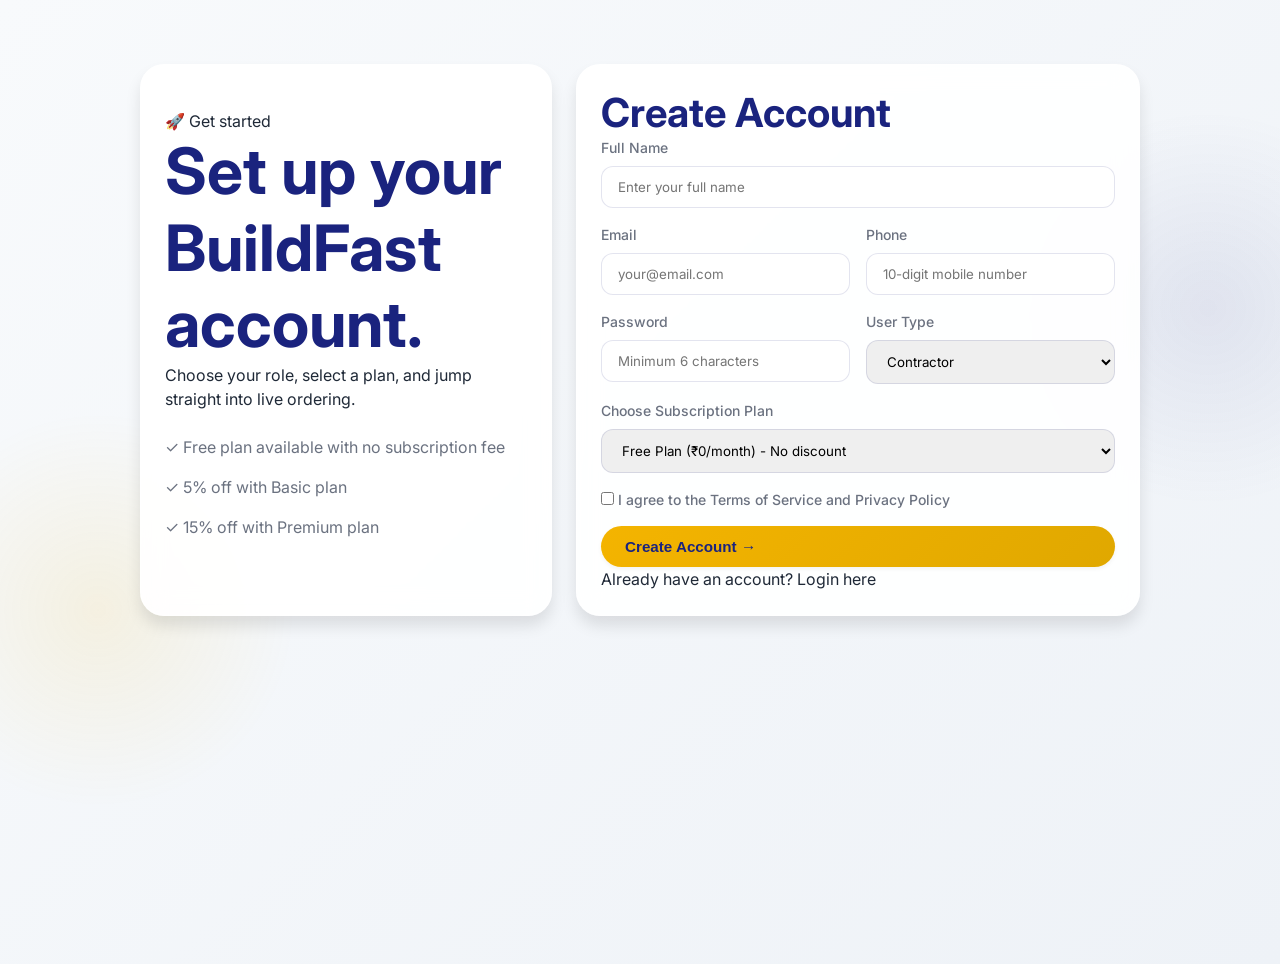
<file: tracking.html>
<!DOCTYPE html>
<html lang="en">
<head>
  <meta charset="UTF-8" />
  <meta name="viewport" content="width=device-width, initial-scale=1.0" />
  <title>BuildFast | Tracking</title>
  <link rel="stylesheet" href="./css/style.css" />
</head>
<body class="page-shell">
  <header class="site-header" data-site-header></header>
  <main>
    <div class="section-head">
      <div><div class="pill">Live Tracking</div><h2>Follow your order progress.</h2></div>
      <p>Demo mode advances every 2 seconds until the order is delivered.</p>
    </div>
    <div data-tracking-shell></div>
  </main>
  <script type="module" src="./js/tracking.js"></script>
</body>
</html>
</file>
<file: css/style.css>
:root {
  --primary: #f4b400;
  --primary-dark: #e0a800;
  --primary-light: #ffd966;
  --navy: #1a237e;
  --navy-dark: #0d1642;
  --navy-light: #2c3a8c;
  --accent: #ff8f00;
  --bg: linear-gradient(135deg, #f8fafc 0%, #eef2f7 100%);
  --glass: rgba(255, 255, 255, 0.92);
  --glass-strong: rgba(255, 255, 255, 0.98);
  --text: #1f2937;
  --text-light: #6b7280;
  --muted: #6c757d;
  --border: rgba(26, 35, 126, 0.12);
  --success: #10b981;
  --error: #ef4444;
  --warning: #f59e0b;
  --info: #3b82f6;
  --shadow-sm: 0 2px 4px rgba(0, 0, 0, 0.05);
  --shadow-md: 0 4px 6px rgba(0, 0, 0, 0.07);
  --shadow-lg: 0 10px 15px rgba(0, 0, 0, 0.1);
  --shadow-xl: 0 20px 25px rgba(0, 0, 0, 0.12);
  --radius-sm: 12px;
  --radius-md: 18px;
  --radius-lg: 24px;
  --radius-xl: 32px;
  --transition-fast: 0.2s ease;
  --transition-normal: 0.3s ease;
  --transition-slow: 0.5s ease;
}

* {
  margin: 0;
  padding: 0;
  box-sizing: border-box;
}

html {
  scroll-behavior: smooth;
}

body {
  font-family: 'Inter', -apple-system, BlinkMacSystemFont, 'Segoe UI', Roboto, sans-serif;
  color: var(--text);
  background: var(--bg);
  min-height: 100vh;
  line-height: 1.5;
}

/* Typography */
h1,
h2,
h3,
h4,
h5,
h6 {
  font-weight: 700;
  line-height: 1.2;
  color: var(--navy);
}

h1 {
  font-size: clamp(2.5rem, 5vw, 4rem);
}

h2 {
  font-size: clamp(1.8rem, 4vw, 2.5rem);
}

h3 {
  font-size: 1.25rem;
}

.gradient-text {
  background: linear-gradient(135deg, var(--navy), var(--primary));
  -webkit-background-clip: text;
  background-clip: text;
  color: transparent;
}

a {
  text-decoration: none;
  color: inherit;
  transition: var(--transition-fast);
}

/* Layout */
main {
  width: min(1280px, calc(100% - 2rem));
  margin: 0 auto;
  padding: 1rem 0 4rem;
}

.page-shell {
  position: relative;
  overflow-x: hidden;
}

.page-shell::before,
.page-shell::after {
  content: "";
  position: fixed;
  width: 400px;
  height: 400px;
  border-radius: 50%;
  pointer-events: none;
  z-index: -1;
  opacity: 0.4;
}

.page-shell::before {
  inset: auto auto 10% -8%;
  background: radial-gradient(circle, rgba(244, 180, 0, 0.25), transparent 70%);
}

.page-shell::after {
  inset: 12% -10% auto auto;
  background: radial-gradient(circle, rgba(26, 35, 126, 0.2), transparent 70%);
}

/* Glass Cards */
.glass-card,
.navbar,
.auth-panel,
.hero-card,
.footer,
.product-card,
.order-card,
.stat-card,
.checkout-card {
  background: var(--glass);
  backdrop-filter: blur(12px);
  -webkit-backdrop-filter: blur(12px);
  border: 1px solid rgba(255, 255, 255, 0.3);
  box-shadow: var(--shadow-lg);
}

/* Navigation */
.site-header {
  position: sticky;
  top: 0;
  z-index: 100;
  padding: 1rem;
}

.navbar {
  width: min(1280px, calc(100% - 2rem));
  margin: 0 auto;
  padding: 0.75rem 1.5rem;
  border-radius: 999px;
  display: flex;
  align-items: center;
  justify-content: space-between;
  gap: 1rem;
  transition: var(--transition-normal);
}

.navbar.scrolled {
  background: rgba(255, 255, 255, 0.98);
  box-shadow: var(--shadow-xl);
}

.brand {
  display: inline-flex;
  align-items: center;
  gap: 0.75rem;
  font-weight: 800;
  font-size: 1.25rem;
  color: var(--navy);
}

.brand-mark {
  width: 40px;
  height: 40px;
  border-radius: 12px;
  display: grid;
  place-items: center;
  background: linear-gradient(135deg, var(--primary), var(--primary-dark));
  color: var(--navy);
  font-weight: 800;
}

.nav-links {
  display: flex;
  align-items: center;
  gap: 1.5rem;
}

.nav-links a {
  font-weight: 500;
  color: var(--text-light);
  position: relative;
}

.nav-links a:hover,
.nav-links a.active {
  color: var(--primary);
}

.nav-links a::after {
  content: '';
  position: absolute;
  bottom: -4px;
  left: 0;
  width: 0;
  height: 2px;
  background: var(--primary);
  transition: var(--transition-normal);
}

.nav-links a:hover::after {
  width: 100%;
}

.nav-actions {
  display: flex;
  align-items: center;
  gap: 1rem;
}

.cart-pill,
.user-pill {
  display: inline-flex;
  align-items: center;
  gap: 0.5rem;
  padding: 0.6rem 1rem;
  border-radius: 999px;
  background: rgba(26, 35, 126, 0.08);
  color: var(--navy);
  font-weight: 600;
  transition: var(--transition-fast);
}

.cart-pill:hover,
.user-pill:hover {
  background: rgba(26, 35, 126, 0.15);
  transform: translateY(-2px);
}

.nav-toggle {
  display: none;
  background: none;
  border: none;
  font-size: 1.5rem;
  cursor: pointer;
  color: var(--navy);
}

/* Buttons */
.btn {
  border: none;
  border-radius: 999px;
  padding: 0.75rem 1.5rem;
  font-weight: 600;
  cursor: pointer;
  transition: all var(--transition-fast);
  display: inline-flex;
  align-items: center;
  gap: 0.5rem;
  font-size: 0.95rem;
}

.btn-primary {
  background: linear-gradient(135deg, var(--primary), var(--primary-dark));
  color: var(--navy);
  box-shadow: var(--shadow-sm);
}

.btn-primary:hover {
  transform: translateY(-2px);
  box-shadow: var(--shadow-md);
  background: linear-gradient(135deg, var(--primary-dark), var(--primary));
}

.btn-glow:hover {
  box-shadow: 0 0 20px rgba(244, 180, 0, 0.4);
}

.btn-secondary {
  background: rgba(26, 35, 126, 0.1);
  color: var(--navy);
}

.btn-secondary:hover {
  background: rgba(26, 35, 126, 0.2);
  transform: translateY(-2px);
}

.btn-outline {
  background: transparent;
  color: var(--navy);
  border: 1px solid rgba(26, 35, 126, 0.2);
}

.btn-outline:hover {
  background: rgba(26, 35, 126, 0.05);
  transform: translateY(-2px);
  border-color: var(--primary);
}

/* Hero Section */
.hero {
  display: grid;
  grid-template-columns: 1.1fr 0.9fr;
  gap: 2rem;
  align-items: center;
  min-height: 85vh;
  padding: 2rem 0;
}

.hero-card,
.hero-visual {
  border-radius: var(--radius-xl);
  padding: 2.5rem;
}

.hero-card h1 {
  margin: 1rem 0;
  line-height: 1.1;
}

.hero-card p {
  color: var(--muted);
  font-size: 1.05rem;
  max-width: 48ch;
}

.hero-actions {
  display: flex;
  gap: 1rem;
  margin: 2rem 0;
}

.hero-stats {
  display: grid;
  grid-template-columns: repeat(3, 1fr);
  gap: 1rem;
  margin-top: 2rem;
}

.metric {
  padding: 1rem;
  border-radius: var(--radius-md);
  background: rgba(255, 255, 255, 0.7);
  text-align: center;
  transition: var(--transition-fast);
}

.stat-hover:hover {
  transform: translateY(-4px);
  background: white;
  box-shadow: var(--shadow-md);
}

.metric strong {
  display: block;
  color: var(--navy);
  font-size: 1.5rem;
  font-weight: 800;
}

.metric span {
  font-size: 0.875rem;
  color: var(--muted);
}

.hero-visual {
  background: linear-gradient(145deg, var(--navy), var(--navy-dark));
  color: white;
  min-height: 500px;
  display: flex;
  flex-direction: column;
  justify-content: space-between;
  gap: 1rem;
}

.floating-card{
  background: rgba(255, 255, 255, 0.15);
  border: 1px solid rgba(255, 255, 255, 0.2);
  border-radius: var(--radius-lg);
  padding: 1.25rem;
  animation: floatCard 3s ease-in-out infinite;
}

.floating-card-1 h3{
  animation-delay: 0s;
  color: #ffffffef;
}

.floating-card-2 {
  animation-delay: 0.8s;
}

@keyframes floatCard {

  0%,
  100% {
    transform: translateY(0);
  }

  50% {
    transform: translateY(-8px);
  }
}

.delivery-stats {
  background: rgba(255, 255, 255, 0.1);
  border-radius: var(--radius-lg);
  padding: 1rem;
}

/* Section Headers */
.section-head {
  display: flex;
  justify-content: space-between;
  align-items: flex-end;
  gap: 1rem;
  margin: 4rem 0 2rem;
  flex-wrap: wrap;
}

.section-head h2 {
  margin: 0.5rem 0 0;
}

.section-head p {
  color: var(--muted);
  max-width: 60ch;
}

/* Grids */
.grid-4 {
  display: grid;
  grid-template-columns: repeat(4, 1fr);
  gap: 1.5rem;
}

.grid-3 {
  display: grid;
  grid-template-columns: repeat(3, 1fr);
  gap: 1.5rem;
}

.grid-2 {
  display: grid;
  grid-template-columns: repeat(2, 1fr);
  gap: 1.5rem;
}

/* Cards */
.feature-card,
.category-card,
.step-card,
.testimonial-card,
.plan-card,
.auth-panel,
.checkout-card,
.stat-card,
.order-card {
  padding: 1.5rem;
  border-radius: var(--radius-lg);
  transition: all var(--transition-normal);
}

.feature-card:hover,
.category-card:hover,
.step-card:hover {
  transform: translateY(-6px);
  box-shadow: var(--shadow-xl);
}

.hover-lift:hover {
  transform: translateY(-4px);
}

.feature-icon,
.category-icon {
  width: 60px;
  height: 60px;
  border-radius: 18px;
  display: grid;
  place-items: center;
  font-size: 1.8rem;
  background: linear-gradient(135deg, rgba(244, 180, 0, 0.2), rgba(255, 255, 255, 0.9));
  margin-bottom: 1rem;
}

.step-index {
  width: 48px;
  height: 48px;
  border-radius: 50%;
  display: grid;
  place-items: center;
  font-size: 1.25rem;
  font-weight: 800;
  background: linear-gradient(135deg, var(--primary), var(--primary-light));
  color: var(--navy);
  margin-bottom: 1rem;
}

/* Plan Cards */
.plan-card {
  position: relative;
  text-align: center;
}

.plan-card.popular {
  border: 2px solid var(--primary);
  transform: scale(1.02);
}

.plan-badge {
  display: inline-block;
  padding: 0.25rem 0.75rem;
  border-radius: 999px;
  background: rgba(244, 180, 0, 0.15);
  color: var(--primary-dark);
  font-size: 0.75rem;
  font-weight: 600;
  margin-bottom: 1rem;
}

.popular-badge {
  background: var(--primary);
  color: var(--navy);
}

.plan-price {
  font-size: 2rem;
  font-weight: 800;
  color: var(--navy);
  margin: 1rem 0;
}

.plan-price span {
  font-size: 0.875rem;
  font-weight: normal;
  color: var(--muted);
}

.plan-features {
  list-style: none;
  margin: 1.5rem 0;
  text-align: left;
}

.plan-features li {
  padding: 0.5rem 0;
  color: var(--text-light);
  display: flex;
  align-items: center;
  gap: 0.5rem;
}

/* Testimonials */
.testimonial-card {
  position: relative;
}

.testimonial-quote {
  font-size: 3rem;
  color: var(--primary);
  opacity: 0.5;
  line-height: 1;
  margin-bottom: -0.5rem;
}

.testimonial-card p {
  font-style: italic;
  margin: 0.5rem 0;
  color: var(--text-light);
}

.testimonial-card h3 {
  margin-top: 1rem;
  margin-bottom: 0.25rem;
}

/* Footer */
.footer {
  background: var(--navy);
  color: white;
  padding: 3rem 2rem 1.5rem;
  margin-top: 4rem;
}

.footer-content {
  max-width: 1280px;
  margin: 0 auto;
  display: grid;
  grid-template-columns: repeat(4, 1fr);
  gap: 2rem;
}

.footer-section h3 {
  color: var(--primary);
  margin-bottom: 1rem;
  font-size: 1.1rem;
}

.footer-section p,
.footer-section a {
  color: rgba(255, 255, 255, 0.8);
  display: block;
  margin-bottom: 0.5rem;
  font-size: 0.9rem;
}

.footer-section a:hover {
  color: var(--primary);
  transform: translateX(4px);
}

.social-links {
  display: flex;
  gap: 1rem;
  margin-top: 1rem;
}

.social-links a {
  font-size: 1.25rem;
  display: inline-block;
}

.footer-bottom {
  text-align: center;
  padding-top: 2rem;
  margin-top: 2rem;
  border-top: 1px solid rgba(255, 255, 255, 0.1);
  font-size: 0.875rem;
  color: rgba(255, 255, 255, 0.6);
}

/* Forms */
.form-grid {
  display: grid;
  grid-template-columns: repeat(2, 1fr);
  gap: 1rem;
}

.form-field {
  display: flex;
  flex-direction: column;
  gap: 0.5rem;
}

.form-field.full {
  grid-column: 1 / -1;
}

.form-field label {
  font-weight: 500;
  font-size: 0.875rem;
  color: var(--text-light);
}

.form-field input,
.form-field select,
.form-field textarea {
  padding: 0.75rem 1rem;
  border: 1px solid var(--border);
  border-radius: var(--radius-sm);
  font-family: inherit;
  transition: var(--transition-fast);
}

.form-field input:focus,
.form-field select:focus,
.form-field textarea:focus {
  outline: none;
  border-color: var(--primary);
  box-shadow: 0 0 0 3px rgba(244, 180, 0, 0.1);
}

/* Auth Pages */
.auth-wrap {
  width: min(1000px, calc(100% - 2rem));
  margin: 4rem auto;
  display: grid;
  grid-template-columns: 1fr 1fr;
  gap: 1.5rem;
}

.auth-panel {
  min-height: 100%;
  display: flex;
  flex-direction: column;
  justify-content: center;
}

/* Marketplace */
.market-toolbar {
  display: grid;
  grid-template-columns: 1fr auto;
  gap: 1rem;
  margin: 1.5rem 0;
}

.search-input {
  padding: 0.875rem 1.25rem;
  border-radius: 999px;
  border: 1px solid var(--border);
  font-size: 1rem;
  background: white;
}

.chip-row {
  display: flex;
  flex-wrap: wrap;
  gap: 0.75rem;
  margin-bottom: 1.5rem;
}

.chip {
  padding: 0.6rem 1.25rem;
  border-radius: 999px;
  border: 1px solid var(--border);
  background: white;
  cursor: pointer;
  font-weight: 500;
  transition: var(--transition-fast);
}

.chip:hover {
  background: var(--primary);
  color: var(--navy);
  border-color: var(--primary);
}

.chip.active {
  background: var(--primary);
  color: var(--navy);
  border-color: var(--primary);
}

/* Product Cards */
.product-grid {
  display: grid;
  grid-template-columns: repeat(auto-fill, minmax(280px, 1fr));
  gap: 1.5rem;
}

.product-card {
  border-radius: var(--radius-lg);
  padding: 1.25rem;
  transition: var(--transition-normal);
  cursor: pointer;
}

.product-card:hover {
  transform: translateY(-4px);
  box-shadow: var(--shadow-xl);
}

.product-emoji {
  width: 80px;
  height: 80px;
  display: grid;
  place-items: center;
  font-size: 2.5rem;
  background: linear-gradient(135deg, rgba(244, 180, 0, 0.15), rgba(26, 35, 126, 0.05));
  border-radius: var(--radius-md);
  margin-bottom: 1rem;
}

.badge-row,
.meta-row,
.price-row {
  display: flex;
  align-items: center;
  gap: 0.75rem;
  flex-wrap: wrap;
  margin: 0.5rem 0;
}

.badge {
  padding: 0.25rem 0.75rem;
  border-radius: 999px;
  font-size: 0.75rem;
  font-weight: 600;
}

.badge-critical {
  background: rgba(239, 68, 68, 0.1);
  color: var(--error);
}

.badge-low {
  background: rgba(245, 158, 11, 0.1);
  color: var(--warning);
}

.badge-medium {
  background: rgba(59, 130, 246, 0.1);
  color: var(--info);
}

.badge-high {
  background: rgba(16, 185, 129, 0.1);
  color: var(--success);
}

.badge-demand {
  background: rgba(244, 180, 0, 0.15);
  color: var(--primary-dark);
}

.price-row strong {
  font-size: 1.25rem;
  color: var(--navy);
}

.price-row span {
  text-decoration: line-through;
  color: var(--muted);
  font-size: 0.875rem;
}

.product-actions {
  display: grid;
  grid-template-columns: 80px 1fr;
  gap: 0.75rem;
  margin-top: 1rem;
}

.product-actions input {
  padding: 0.6rem;
  border: 1px solid var(--border);
  border-radius: var(--radius-sm);
  text-align: center;
}

/* Cart Page */
.split-layout {
  display: grid;
  grid-template-columns: 1fr 0.9fr;
  gap: 1.5rem;
  align-items: start;
}

.cart-list {
  display: grid;
  gap: 1rem;
}

.cart-item {
  display: grid;
  grid-template-columns: auto 1fr auto;
  gap: 1rem;
  align-items: center;
  padding: 1rem;
  border-radius: var(--radius-md);
  background: rgba(255, 255, 255, 0.7);
}

.cart-item-emoji {
  width: 60px;
  height: 60px;
  border-radius: var(--radius-sm);
  display: grid;
  place-items: center;
  font-size: 1.75rem;
  background: rgba(244, 180, 0, 0.1);
}

.qty-controls {
  display: inline-flex;
  align-items: center;
  gap: 0.5rem;
}

.qty-controls button {
  width: 32px;
  height: 32px;
  border-radius: 50%;
  border: 1px solid var(--border);
  background: white;
  cursor: pointer;
  font-weight: bold;
}

.qty-controls input {
  width: 60px;
  text-align: center;
  border: 1px solid var(--border);
  border-radius: var(--radius-sm);
  padding: 0.5rem;
}

.summary-row {
  display: flex;
  justify-content: space-between;
  padding: 0.75rem 0;
  border-bottom: 1px solid var(--border);
}

.summary-block {
  border-top: 2px solid var(--primary);
  margin-top: 0.5rem;
  padding-top: 1rem;
}

/* Tracking */
.progress-shell {
  margin: 1.5rem 0;
  height: 8px;
  border-radius: 999px;
  background: rgba(26, 35, 126, 0.1);
  overflow: hidden;
}

.progress-bar {
  height: 100%;
  width: 0;
  background: linear-gradient(90deg, var(--primary), var(--primary-light));
  transition: width 0.5s ease;
}

.timeline {
  display: grid;
  gap: 1rem;
  margin: 1.5rem 0;
}

.timeline-item {
  display: grid;
  grid-template-columns: auto 1fr;
  gap: 1rem;
  align-items: center;
  padding: 1rem;
  border-radius: var(--radius-md);
  background: rgba(255, 255, 255, 0.5);
}

.timeline-dot {
  width: 12px;
  height: 12px;
  border-radius: 50%;
  background: var(--muted);
}

.timeline-item.active .timeline-dot,
.timeline-item.done .timeline-dot {
  background: var(--primary);
  box-shadow: 0 0 0 3px rgba(244, 180, 0, 0.2);
}

.timeline-item.done {
  opacity: 0.7;
}

/* Order Status Tabs */
.status-tabs {
  display: flex;
  gap: 0.75rem;
  flex-wrap: wrap;
  margin-bottom: 1.5rem;
}

.status-tab {
  padding: 0.6rem 1.25rem;
  border-radius: 999px;
  border: 1px solid var(--border);
  background: white;
  cursor: pointer;
  font-weight: 500;
  transition: var(--transition-fast);
}

.status-tab.active {
  background: var(--primary);
  color: var(--navy);
  border-color: var(--primary);
}

/* Admin Tables */
.admin-table {
  border-radius: var(--radius-lg);
  overflow-x: auto;
}

table {
  width: 100%;
  border-collapse: collapse;
}

th,
td {
  padding: 1rem;
  text-align: left;
  border-bottom: 1px solid var(--border);
}

th {
  font-weight: 600;
  color: var(--navy);
  background: rgba(26, 35, 126, 0.05);
}

/* Stats Cards */
.stats-grid {
  display: grid;
  grid-template-columns: repeat(auto-fit, minmax(200px, 1fr));
  gap: 1rem;
  margin-bottom: 2rem;
}

.stat-card {
  text-align: center;
}

.stat-card h3 {
  font-size: 0.875rem;
  color: var(--muted);
  margin-bottom: 0.5rem;
}

.stat-card strong {
  font-size: 1.75rem;
  color: var(--navy);
}

/* Chart */
.chart-bars {
  display: grid;
  grid-template-columns: repeat(7, 1fr);
  align-items: flex-end;
  gap: 1rem;
  min-height: 240px;
  padding: 1rem 0;
}

.bar {
  background: linear-gradient(180deg, var(--primary), var(--navy));
  border-radius: 12px 12px 6px 6px;
  min-height: 40px;
  position: relative;
  transition: height 0.3s ease;
}

.bar span {
  position: absolute;
  bottom: -1.8rem;
  left: 50%;
  transform: translateX(-50%);
  font-size: 0.75rem;
  color: var(--muted);
  white-space: nowrap;
}

/* Toast Notifications */
.toast-tray {
  position: fixed;
  right: 1rem;
  bottom: 1rem;
  z-index: 1000;
  display: grid;
  gap: 0.75rem;
}

.toast {
  padding: 1rem 1.25rem;
  border-radius: var(--radius-md);
  color: white;
  background: rgba(15, 23, 42, 0.95);
  backdrop-filter: blur(8px);
  min-width: 260px;
  transform: translateY(20px);
  opacity: 0;
  transition: all 0.3s ease;
  display: flex;
  align-items: center;
  gap: 0.75rem;
}

.toast.visible {
  transform: translateY(0);
  opacity: 1;
}

.toast-success {
  background: rgba(16, 185, 129, 0.95);
}

.toast-error {
  background: rgba(239, 68, 68, 0.95);
}

.toast-info {
  background: rgba(59, 130, 246, 0.95);
}

/* Modal */
.modal-shell {
  position: fixed;
  inset: 0;
  display: none;
  z-index: 1000;
}

.modal-shell.open {
  display: block;
}

.modal-backdrop {
  position: absolute;
  inset: 0;
  background: rgba(0, 0, 0, 0.5);
  backdrop-filter: blur(4px);
}

.modal-card {
  position: relative;
  width: min(700px, calc(100% - 2rem));
  margin: 5vh auto;
  padding: 1.5rem;
  border-radius: var(--radius-lg);
  background: white;
  max-height: 90vh;
  overflow-y: auto;
}

/* Invoice Window */
.invoice-window {
  padding: 2rem;
  font-family: 'Inter', Arial, sans-serif;
  max-width: 800px;
  margin: 0 auto;
}

.invoice-window h1 {
  color: var(--navy);
  border-bottom: 2px solid var(--primary);
  padding-bottom: 0.5rem;
}

.invoice-window .invoice-details {
  background: #f8f9fa;
  padding: 1rem;
  border-radius: var(--radius-sm);
  margin: 1rem 0;
}

/* Empty States */
.empty-state {
  text-align: center;
  padding: 3rem;
  border-radius: var(--radius-lg);
  background: rgba(255, 255, 255, 0.7);
  color: var(--muted);
}

.empty-state .empty-icon {
  font-size: 3rem;
  margin-bottom: 1rem;
}

/* Animations */
.pulse-animation {
  animation: pulse 2s infinite;
}

@keyframes pulse {

  0%,
  100% {
    transform: scale(1);
    opacity: 1;
  }

  50% {
    transform: scale(1.05);
    opacity: 0.9;
  }
}

@keyframes slideUp {
  from {
    opacity: 0;
    transform: translateY(30px);
  }

  to {
    opacity: 1;
    transform: translateY(0);
  }
}

/* Responsive Design */
@media (max-width: 1024px) {

  .hero,
  .split-layout,
  .auth-wrap,
  .grid-4,
  .grid-3,
  .footer-content {
    grid-template-columns: 1fr;
  }

  .plan-grid {
    grid-template-columns: repeat(auto-fit, minmax(280px, 1fr));
  }

  .hero-visual {
    min-height: 400px;
  }

  .section-head {
    flex-direction: column;
    align-items: flex-start;
  }
}

@media (max-width: 768px) {
  .navbar {
    flex-wrap: wrap;
    border-radius: var(--radius-lg);
  }

  .nav-toggle {
    display: block;
  }

  .nav-links {
    display: none;
    width: 100%;
    flex-direction: column;
    align-items: flex-start;
    padding: 1rem 0;
  }

  .nav-links.open {
    display: flex;
  }

  .nav-actions {
    width: auto;
  }

  .hero-card,
  .hero-visual {
    padding: 1.5rem;
  }

  .hero-stats {
    grid-template-columns: 1fr;
  }

  .market-toolbar {
    grid-template-columns: 1fr;
  }

  .cart-item {
    grid-template-columns: 1fr;
    text-align: center;
  }

  .cart-item-emoji {
    margin: 0 auto;
  }

  .form-grid {
    grid-template-columns: 1fr;
  }
}

@media (max-width: 480px) {
  main {
    width: calc(100% - 1rem);
  }

  .hero-actions,
  .product-actions {
    grid-template-columns: 1fr;
  }

  .btn {
    width: 100%;
    justify-content: center;
  }

  .stats-grid {
    grid-template-columns: 1fr;
  }

  .chart-bars {
    gap: 0.5rem;
  }

  .bar span {
    font-size: 0.6rem;
  }
}
</file>
